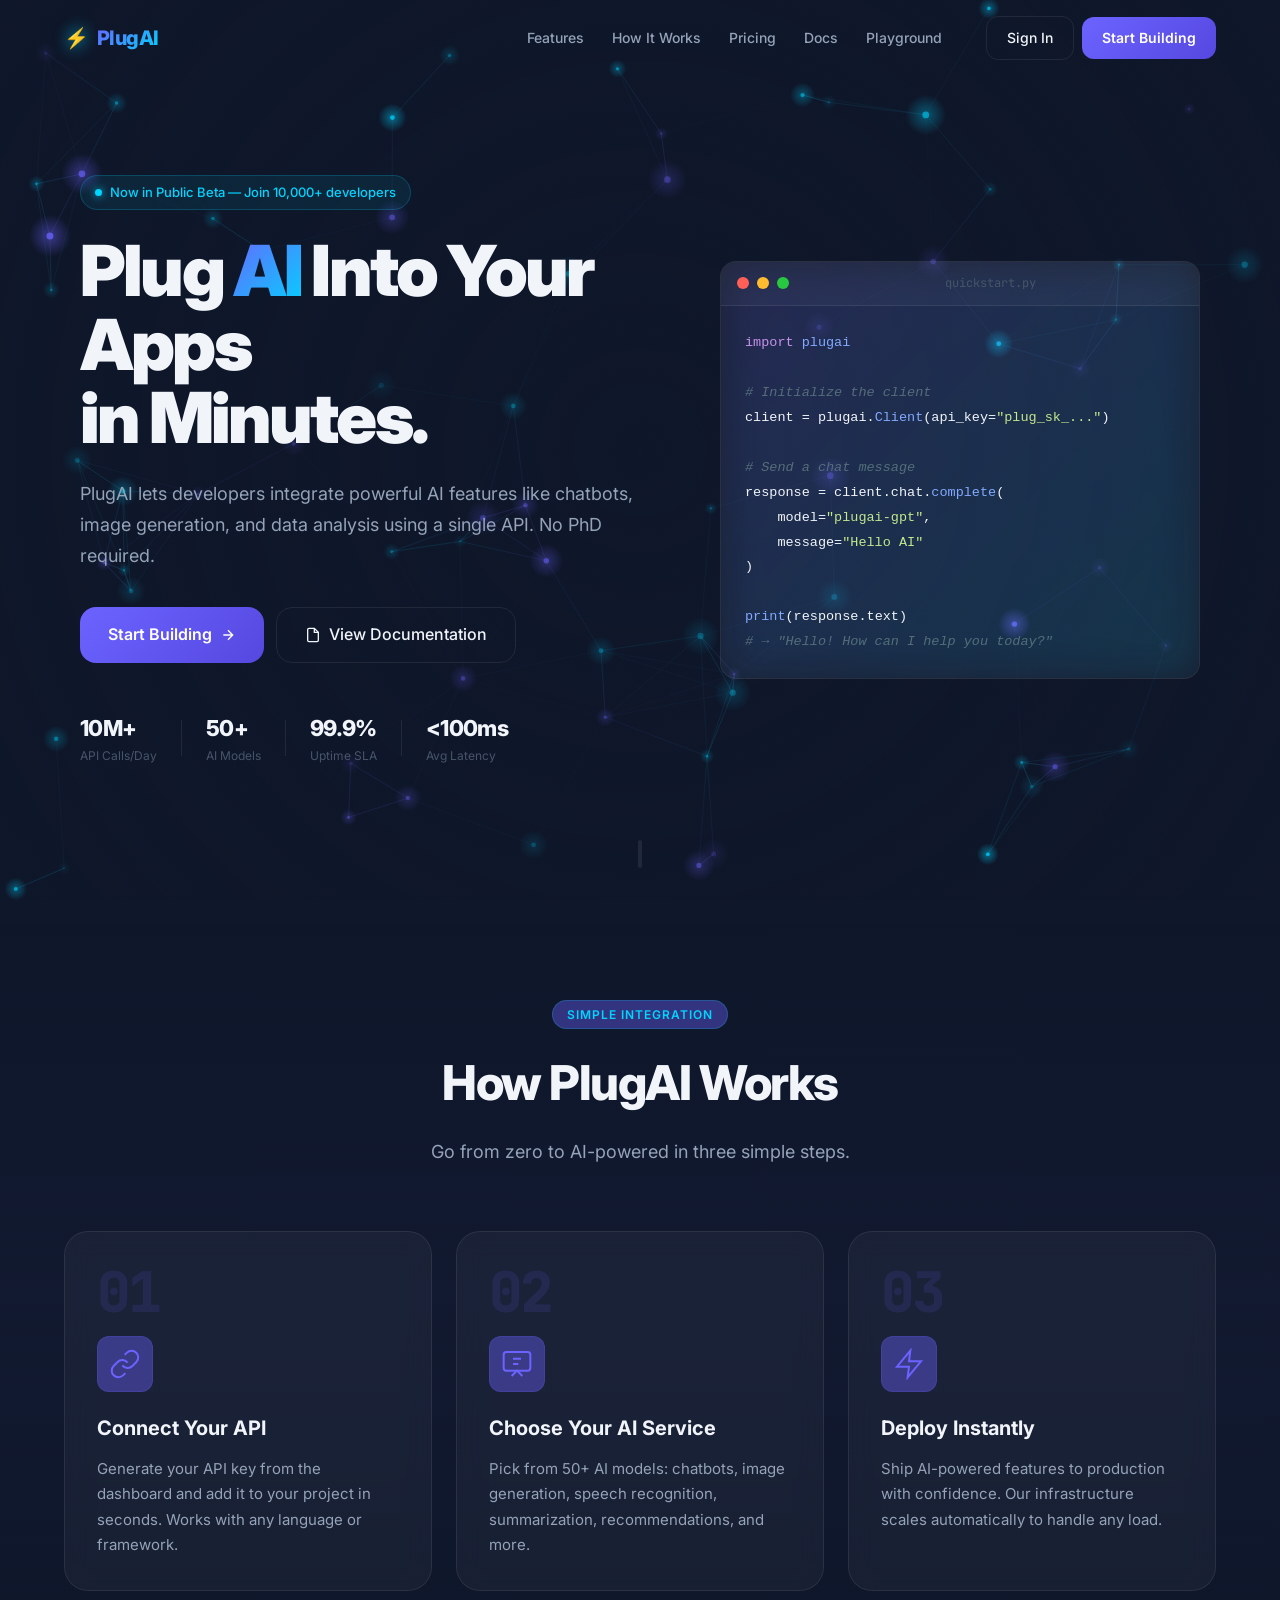
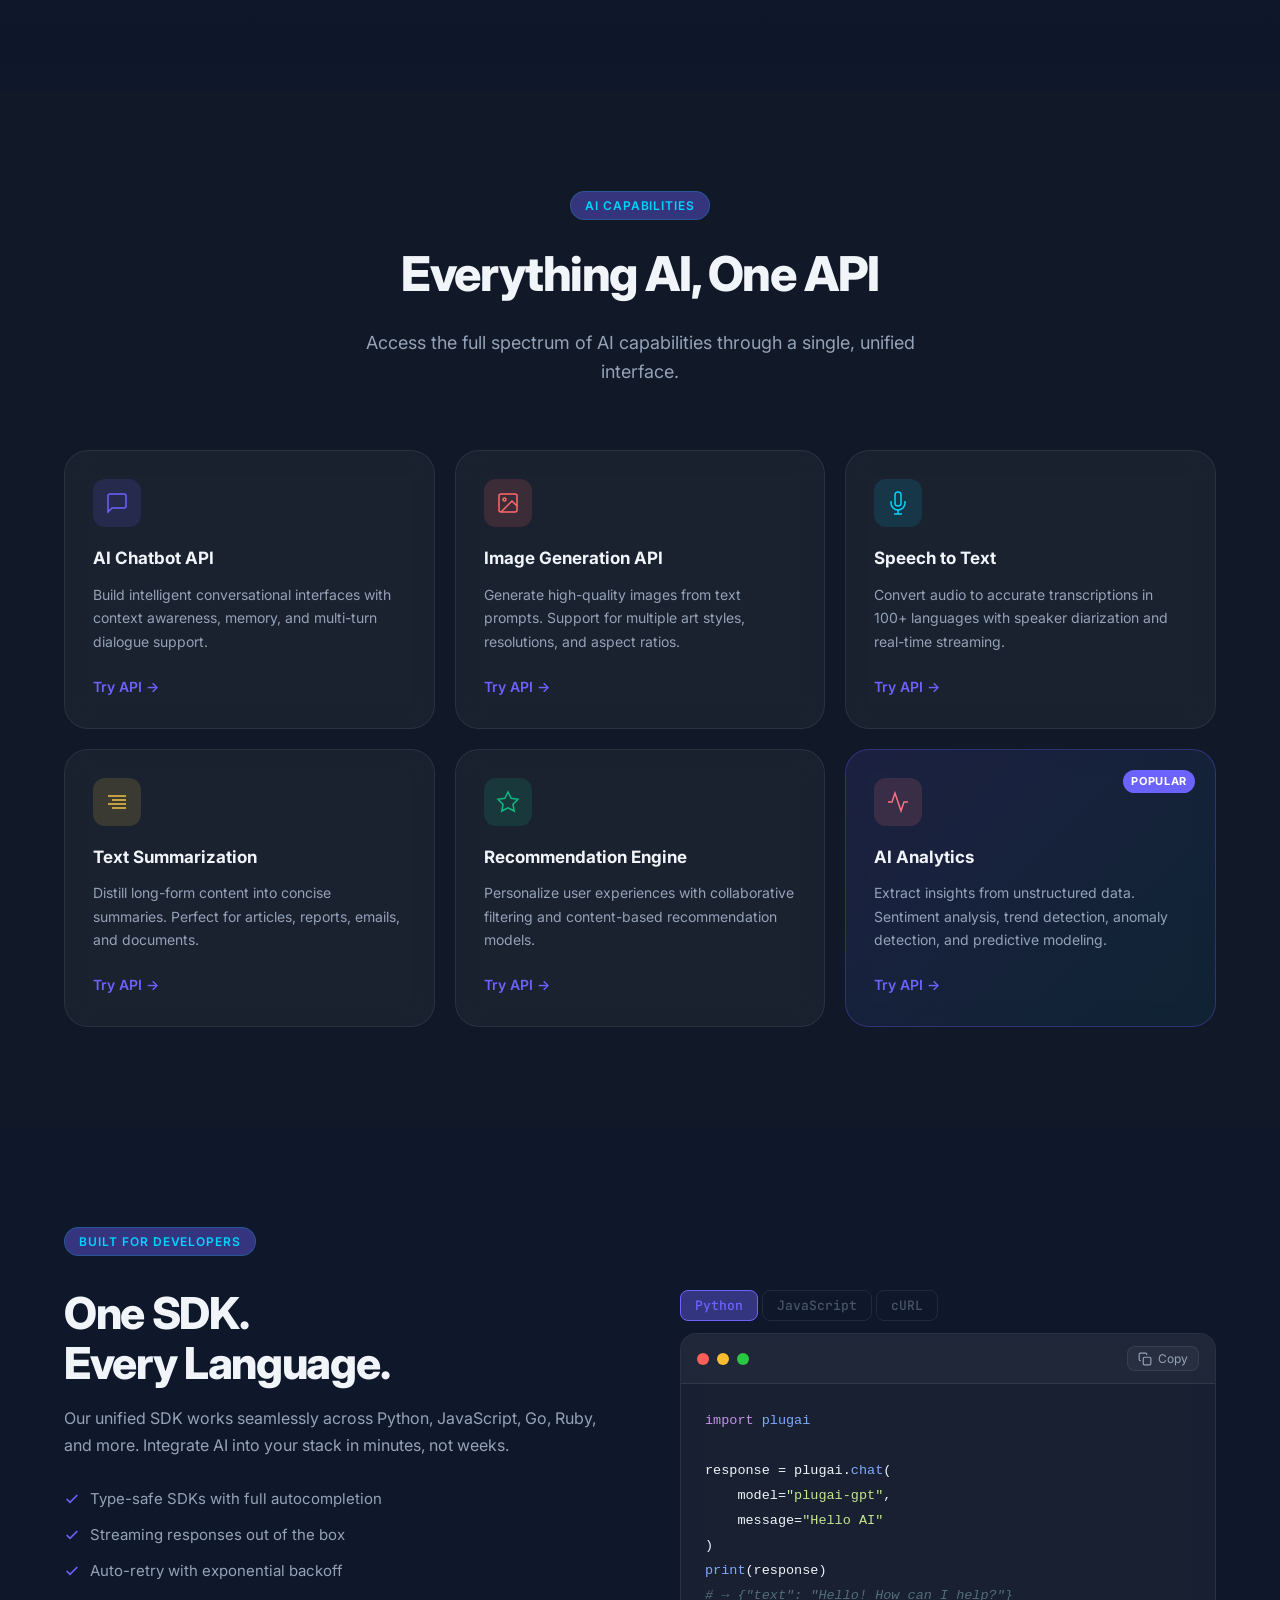
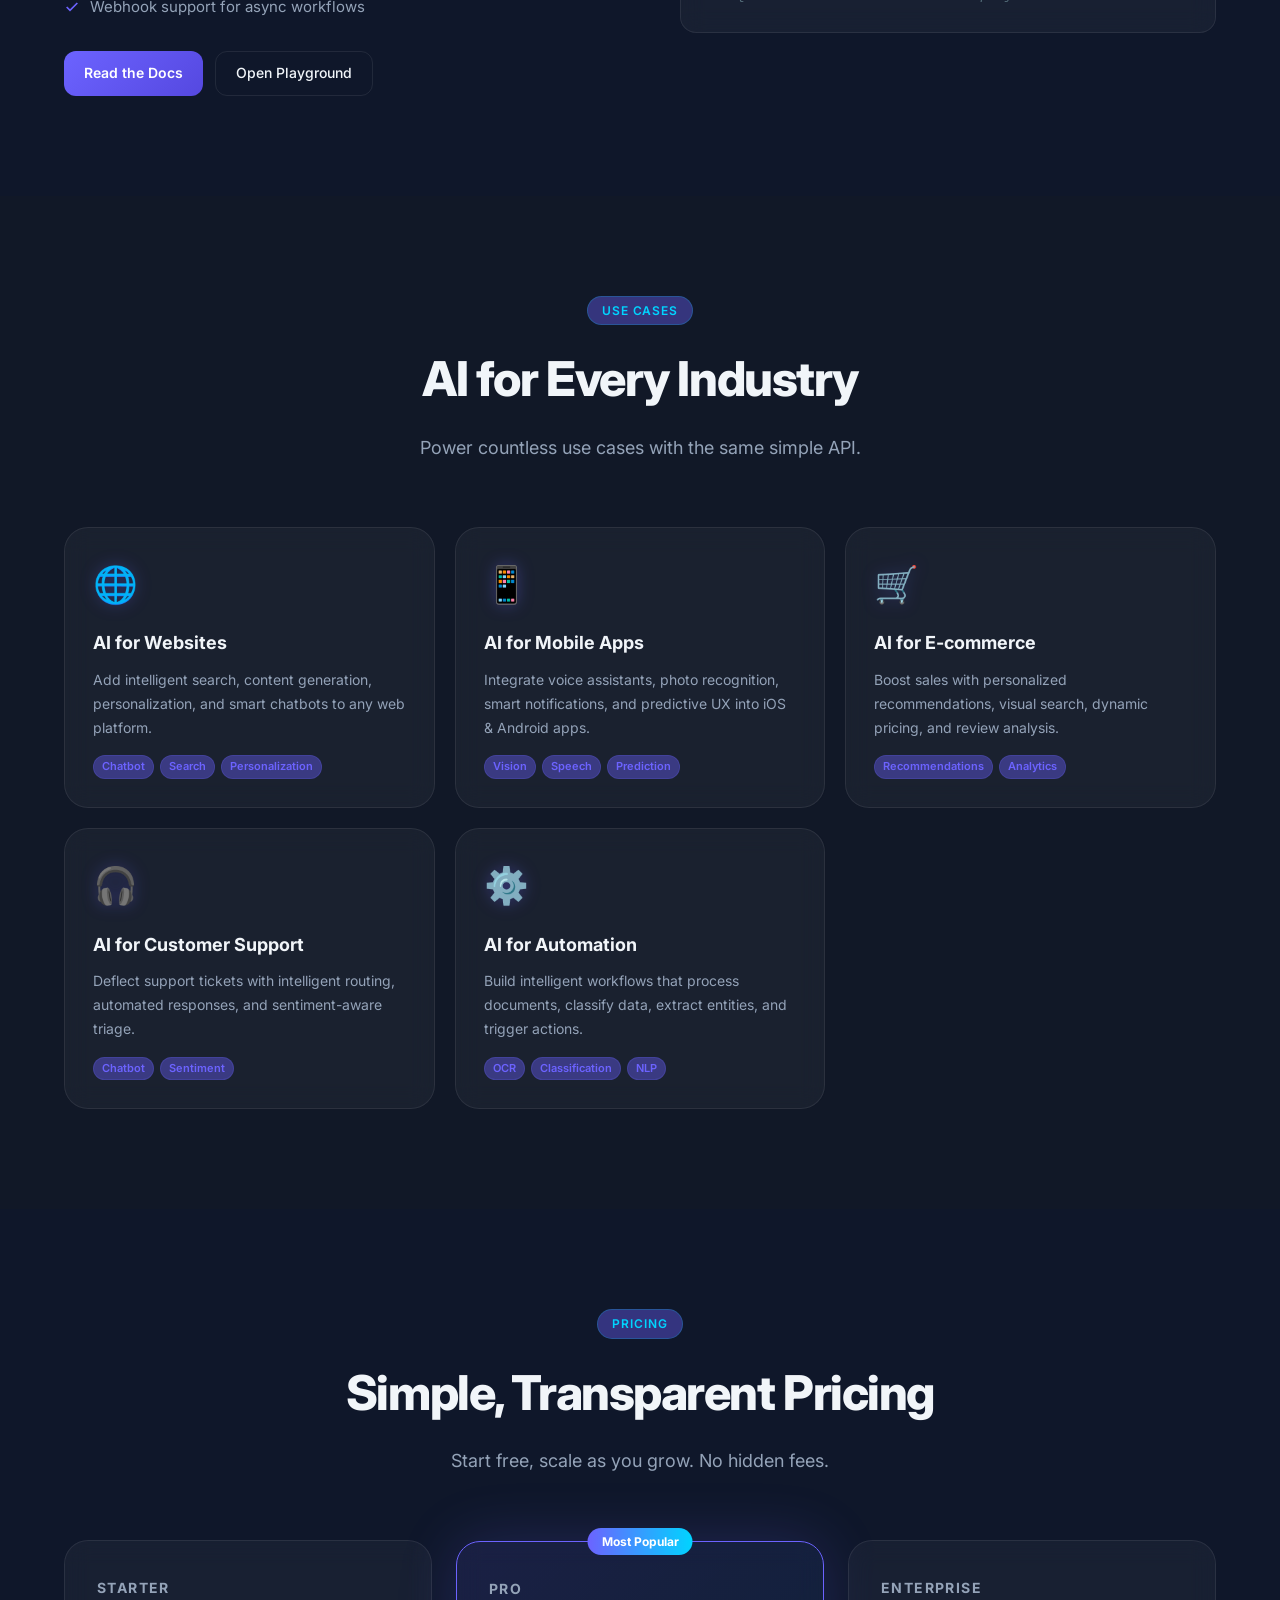
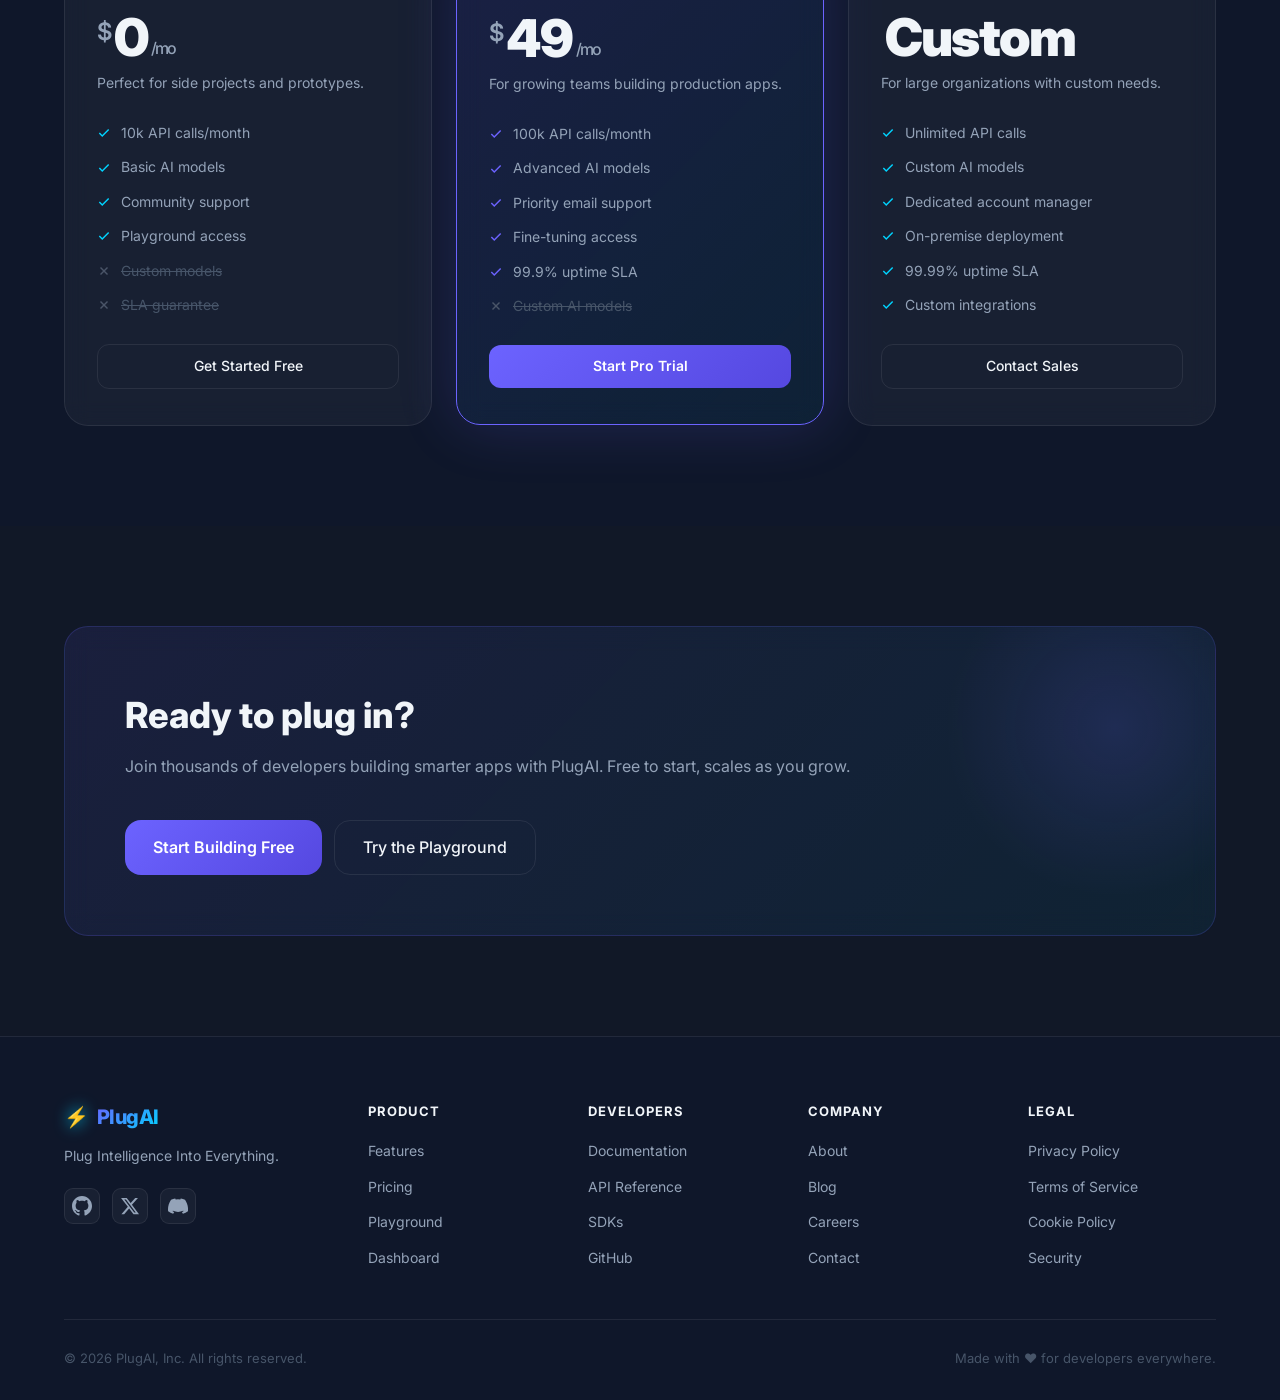
<file: index.html>
<!DOCTYPE html>
<html lang="en">
<head>
  <meta charset="UTF-8" />
  <meta name="viewport" content="width=device-width, initial-scale=1.0" />
  <title>PlugAI — Plug Intelligence Into Everything</title>
  <meta name="description" content="PlugAI lets developers integrate powerful AI features like chatbots, image generation, and data analysis using a single API." />
  <link rel="preconnect" href="https://fonts.googleapis.com" />
  <link href="https://fonts.googleapis.com/css2?family=Inter:wght@300;400;500;600;700;800;900&family=JetBrains+Mono:wght@400;500;600&display=swap" rel="stylesheet" />
  <link rel="stylesheet" href="css/style.css" />
  <link rel="stylesheet" href="css/landing.css" />
</head>
<body>
  <!-- NAVBAR -->
  <nav class="navbar" id="navbar">
    <div class="nav-container">
      <a href="index.html" class="nav-logo">
        <span class="logo-icon">⚡</span>
        <span class="logo-text">PlugAI</span>
      </a>
      <ul class="nav-links">
        <li><a href="#features">Features</a></li>
        <li><a href="#how-it-works">How It Works</a></li>
        <li><a href="#pricing">Pricing</a></li>
        <li><a href="docs.html">Docs</a></li>
        <li><a href="playground.html">Playground</a></li>
      </ul>
      <div class="nav-actions">
        <a href="login.html" class="btn-ghost">Sign In</a>
        <a href="login.html#signup" class="btn-primary">Start Building</a>
      </div>
      <button class="mobile-menu-btn" id="mobileMenuBtn" aria-label="Toggle menu">
        <span></span><span></span><span></span>
      </button>
    </div>
    <div class="mobile-menu" id="mobileMenu">
      <a href="#features">Features</a>
      <a href="#how-it-works">How It Works</a>
      <a href="#pricing">Pricing</a>
      <a href="docs.html">Docs</a>
      <a href="playground.html">Playground</a>
      <a href="login.html" class="btn-primary" style="text-align:center">Start Building</a>
    </div>
  </nav>

  <!-- HERO SECTION -->
  <section class="hero" id="home">
    <canvas id="heroCanvas"></canvas>
    <div class="hero-content">
      <div class="hero-badge">
        <span class="badge-dot"></span>
        Now in Public Beta — Join 10,000+ developers
      </div>
      <h1 class="hero-title">
        Plug <span class="gradient-text">AI</span> Into Your Apps<br/>in Minutes.
      </h1>
      <p class="hero-subtitle">
        PlugAI lets developers integrate powerful AI features like chatbots, image generation, and data analysis using a single API. No PhD required.
      </p>
      <div class="hero-actions">
        <a href="login.html#signup" class="btn-primary btn-large">
          <span>Start Building</span>
          <svg width="16" height="16" viewBox="0 0 24 24" fill="none" stroke="currentColor" stroke-width="2"><path d="M5 12h14M12 5l7 7-7 7"/></svg>
        </a>
        <a href="docs.html" class="btn-ghost btn-large">
          <svg width="16" height="16" viewBox="0 0 24 24" fill="none" stroke="currentColor" stroke-width="2"><path d="M14 2H6a2 2 0 0 0-2 2v16a2 2 0 0 0 2 2h12a2 2 0 0 0 2-2V8z"/><polyline points="14 2 14 8 20 8"/></svg>
          View Documentation
        </a>
      </div>
      <div class="hero-stats">
        <div class="stat-item"><span class="stat-num">10M+</span><span class="stat-label">API Calls/Day</span></div>
        <div class="stat-divider"></div>
        <div class="stat-item"><span class="stat-num">50+</span><span class="stat-label">AI Models</span></div>
        <div class="stat-divider"></div>
        <div class="stat-item"><span class="stat-num">99.9%</span><span class="stat-label">Uptime SLA</span></div>
        <div class="stat-divider"></div>
        <div class="stat-item"><span class="stat-num">&lt;100ms</span><span class="stat-label">Avg Latency</span></div>
      </div>
    </div>
    <div class="hero-visual">
      <div class="code-window glass">
        <div class="window-header">
          <span class="dot red"></span>
          <span class="dot yellow"></span>
          <span class="dot green"></span>
          <span class="window-title">quickstart.py</span>
        </div>
        <pre class="code-content"><code><span class="code-keyword">import</span> <span class="code-module">plugai</span>

<span class="code-comment"># Initialize the client</span>
client = plugai.<span class="code-fn">Client</span>(api_key=<span class="code-string">"plug_sk_..."</span>)

<span class="code-comment"># Send a chat message</span>
response = client.chat.<span class="code-fn">complete</span>(
    model=<span class="code-string">"plugai-gpt"</span>,
    message=<span class="code-string">"Hello AI"</span>
)

<span class="code-fn">print</span>(response.text)
<span class="code-comment"># → "Hello! How can I help you today?"</span></code></pre>
        <div class="code-glow"></div>
      </div>
    </div>
    <div class="hero-scroll-indicator">
      <div class="scroll-dot"></div>
    </div>
  </section>

  <!-- HOW IT WORKS -->
  <section class="how-it-works section" id="how-it-works">
    <div class="container">
      <div class="section-header">
        <span class="section-tag">Simple Integration</span>
        <h2>How PlugAI Works</h2>
        <p>Go from zero to AI-powered in three simple steps.</p>
      </div>
      <div class="steps-grid">
        <div class="step-card glass">
          <div class="step-number">01</div>
          <div class="step-icon">
            <svg width="32" height="32" viewBox="0 0 24 24" fill="none" stroke="currentColor" stroke-width="1.5"><path d="M10 13a5 5 0 0 0 7.54.54l3-3a5 5 0 0 0-7.07-7.07l-1.72 1.71"/><path d="M14 11a5 5 0 0 0-7.54-.54l-3 3a5 5 0 0 0 7.07 7.07l1.71-1.71"/></svg>
          </div>
          <h3>Connect Your API</h3>
          <p>Generate your API key from the dashboard and add it to your project in seconds. Works with any language or framework.</p>
          <div class="step-connector"></div>
        </div>
        <div class="step-card glass">
          <div class="step-number">02</div>
          <div class="step-icon">
            <svg width="32" height="32" viewBox="0 0 24 24" fill="none" stroke="currentColor" stroke-width="1.5"><rect x="2" y="3" width="20" height="14" rx="2"/><path d="m8 21 4-4 4 4"/><path d="M9 8h6M9 12h4"/></svg>
          </div>
          <h3>Choose Your AI Service</h3>
          <p>Pick from 50+ AI models: chatbots, image generation, speech recognition, summarization, recommendations, and more.</p>
          <div class="step-connector"></div>
        </div>
        <div class="step-card glass">
          <div class="step-number">03</div>
          <div class="step-icon">
            <svg width="32" height="32" viewBox="0 0 24 24" fill="none" stroke="currentColor" stroke-width="1.5"><path d="M13 2L3 14h9l-1 8 10-12h-9l1-8z"/></svg>
          </div>
          <h3>Deploy Instantly</h3>
          <p>Ship AI-powered features to production with confidence. Our infrastructure scales automatically to handle any load.</p>
        </div>
      </div>
    </div>
  </section>

  <!-- AI FEATURES SECTION -->
  <section class="features section" id="features">
    <div class="container">
      <div class="section-header">
        <span class="section-tag">AI Capabilities</span>
        <h2>Everything AI, One API</h2>
        <p>Access the full spectrum of AI capabilities through a single, unified interface.</p>
      </div>
      <div class="features-grid">
        <div class="feature-card glass">
          <div class="feature-icon chat-icon">
            <svg width="24" height="24" viewBox="0 0 24 24" fill="none" stroke="currentColor" stroke-width="1.5"><path d="M21 15a2 2 0 0 1-2 2H7l-4 4V5a2 2 0 0 1 2-2h14a2 2 0 0 1 2 2z"/></svg>
          </div>
          <h3>AI Chatbot API</h3>
          <p>Build intelligent conversational interfaces with context awareness, memory, and multi-turn dialogue support.</p>
          <a href="docs.html#chat" class="feature-btn">Try API <span>→</span></a>
        </div>
        <div class="feature-card glass">
          <div class="feature-icon image-icon">
            <svg width="24" height="24" viewBox="0 0 24 24" fill="none" stroke="currentColor" stroke-width="1.5"><rect x="3" y="3" width="18" height="18" rx="2"/><circle cx="8.5" cy="8.5" r="1.5"/><polyline points="21 15 16 10 5 21"/></svg>
          </div>
          <h3>Image Generation API</h3>
          <p>Generate high-quality images from text prompts. Support for multiple art styles, resolutions, and aspect ratios.</p>
          <a href="docs.html#image" class="feature-btn">Try API <span>→</span></a>
        </div>
        <div class="feature-card glass">
          <div class="feature-icon speech-icon">
            <svg width="24" height="24" viewBox="0 0 24 24" fill="none" stroke="currentColor" stroke-width="1.5"><path d="M12 1a3 3 0 0 0-3 3v8a3 3 0 0 0 6 0V4a3 3 0 0 0-3-3z"/><path d="M19 10v2a7 7 0 0 1-14 0v-2"/><line x1="12" y1="19" x2="12" y2="23"/><line x1="8" y1="23" x2="16" y2="23"/></svg>
          </div>
          <h3>Speech to Text</h3>
          <p>Convert audio to accurate transcriptions in 100+ languages with speaker diarization and real-time streaming.</p>
          <a href="docs.html#speech" class="feature-btn">Try API <span>→</span></a>
        </div>
        <div class="feature-card glass">
          <div class="feature-icon summary-icon">
            <svg width="24" height="24" viewBox="0 0 24 24" fill="none" stroke="currentColor" stroke-width="1.5"><line x1="21" y1="10" x2="7" y2="10"/><line x1="21" y1="6" x2="3" y2="6"/><line x1="21" y1="14" x2="3" y2="14"/><line x1="21" y1="18" x2="7" y2="18"/></svg>
          </div>
          <h3>Text Summarization</h3>
          <p>Distill long-form content into concise summaries. Perfect for articles, reports, emails, and documents.</p>
          <a href="docs.html#summary" class="feature-btn">Try API <span>→</span></a>
        </div>
        <div class="feature-card glass">
          <div class="feature-icon reco-icon">
            <svg width="24" height="24" viewBox="0 0 24 24" fill="none" stroke="currentColor" stroke-width="1.5"><polygon points="12 2 15.09 8.26 22 9.27 17 14.14 18.18 21.02 12 17.77 5.82 21.02 7 14.14 2 9.27 8.91 8.26 12 2"/></svg>
          </div>
          <h3>Recommendation Engine</h3>
          <p>Personalize user experiences with collaborative filtering and content-based recommendation models.</p>
          <a href="docs.html#reco" class="feature-btn">Try API <span>→</span></a>
        </div>
        <div class="feature-card glass featured">
          <div class="feature-tag">Popular</div>
          <div class="feature-icon analytics-icon">
            <svg width="24" height="24" viewBox="0 0 24 24" fill="none" stroke="currentColor" stroke-width="1.5"><polyline points="22 12 18 12 15 21 9 3 6 12 2 12"/></svg>
          </div>
          <h3>AI Analytics</h3>
          <p>Extract insights from unstructured data. Sentiment analysis, trend detection, anomaly detection, and predictive modeling.</p>
          <a href="docs.html#analytics" class="feature-btn">Try API <span>→</span></a>
        </div>
      </div>
    </div>
  </section>

  <!-- DEVELOPER SECTION -->
  <section class="developer-section section" id="developer">
    <div class="container">
      <div class="developer-inner">
        <div class="developer-content">
          <span class="section-tag">Built for Developers</span>
          <h2>One SDK.<br/>Every Language.</h2>
          <p>Our unified SDK works seamlessly across Python, JavaScript, Go, Ruby, and more. Integrate AI into your stack in minutes, not weeks.</p>
          <ul class="dev-features">
            <li><svg width="16" height="16" viewBox="0 0 24 24" fill="none" stroke="#6C63FF" stroke-width="2.5"><polyline points="20 6 9 17 4 12"/></svg> Type-safe SDKs with full autocompletion</li>
            <li><svg width="16" height="16" viewBox="0 0 24 24" fill="none" stroke="#6C63FF" stroke-width="2.5"><polyline points="20 6 9 17 4 12"/></svg> Streaming responses out of the box</li>
            <li><svg width="16" height="16" viewBox="0 0 24 24" fill="none" stroke="#6C63FF" stroke-width="2.5"><polyline points="20 6 9 17 4 12"/></svg> Auto-retry with exponential backoff</li>
            <li><svg width="16" height="16" viewBox="0 0 24 24" fill="none" stroke="#6C63FF" stroke-width="2.5"><polyline points="20 6 9 17 4 12"/></svg> Webhook support for async workflows</li>
          </ul>
          <div class="dev-actions">
            <a href="docs.html" class="btn-primary">Read the Docs</a>
            <a href="playground.html" class="btn-ghost">Open Playground</a>
          </div>
        </div>
        <div class="developer-code">
          <div class="code-tabs">
            <button class="code-tab active" data-lang="python">Python</button>
            <button class="code-tab" data-lang="js">JavaScript</button>
            <button class="code-tab" data-lang="curl">cURL</button>
          </div>
          <div class="code-window glass">
            <div class="window-header">
              <span class="dot red"></span>
              <span class="dot yellow"></span>
              <span class="dot green"></span>
              <button class="copy-btn" id="copyBtn" onclick="copyCode()">
                <svg width="14" height="14" viewBox="0 0 24 24" fill="none" stroke="currentColor" stroke-width="2"><rect x="9" y="9" width="13" height="13" rx="2"/><path d="M5 15H4a2 2 0 0 1-2-2V4a2 2 0 0 1 2-2h9a2 2 0 0 1 2 2v1"/></svg>
                Copy
              </button>
            </div>
            <pre class="code-content" id="codeSnippet"><code id="codeBody"><span class="code-keyword">import</span> <span class="code-module">plugai</span>

response = plugai.<span class="code-fn">chat</span>(
    model=<span class="code-string">"plugai-gpt"</span>,
    message=<span class="code-string">"Hello AI"</span>
)
<span class="code-fn">print</span>(response)
<span class="code-comment"># → {"text": "Hello! How can I help?"}</span></code></pre>
          </div>
        </div>
      </div>
    </div>
  </section>

  <!-- USE CASES -->
  <section class="use-cases section" id="use-cases">
    <div class="container">
      <div class="section-header">
        <span class="section-tag">Use Cases</span>
        <h2>AI for Every Industry</h2>
        <p>Power countless use cases with the same simple API.</p>
      </div>
      <div class="use-cases-grid">
        <div class="use-case-card glass">
          <div class="uc-icon">🌐</div>
          <h3>AI for Websites</h3>
          <p>Add intelligent search, content generation, personalization, and smart chatbots to any web platform.</p>
          <div class="uc-tags"><span>Chatbot</span><span>Search</span><span>Personalization</span></div>
        </div>
        <div class="use-case-card glass">
          <div class="uc-icon">📱</div>
          <h3>AI for Mobile Apps</h3>
          <p>Integrate voice assistants, photo recognition, smart notifications, and predictive UX into iOS & Android apps.</p>
          <div class="uc-tags"><span>Vision</span><span>Speech</span><span>Prediction</span></div>
        </div>
        <div class="use-case-card glass">
          <div class="uc-icon">🛒</div>
          <h3>AI for E-commerce</h3>
          <p>Boost sales with personalized recommendations, visual search, dynamic pricing, and review analysis.</p>
          <div class="uc-tags"><span>Recommendations</span><span>Analytics</span></div>
        </div>
        <div class="use-case-card glass">
          <div class="uc-icon">🎧</div>
          <h3>AI for Customer Support</h3>
          <p>Deflect support tickets with intelligent routing, automated responses, and sentiment-aware triage.</p>
          <div class="uc-tags"><span>Chatbot</span><span>Sentiment</span></div>
        </div>
        <div class="use-case-card glass">
          <div class="uc-icon">⚙️</div>
          <h3>AI for Automation</h3>
          <p>Build intelligent workflows that process documents, classify data, extract entities, and trigger actions.</p>
          <div class="uc-tags"><span>OCR</span><span>Classification</span><span>NLP</span></div>
        </div>
      </div>
    </div>
  </section>

  <!-- PRICING -->
  <section class="pricing section" id="pricing">
    <div class="container">
      <div class="section-header">
        <span class="section-tag">Pricing</span>
        <h2>Simple, Transparent Pricing</h2>
        <p>Start free, scale as you grow. No hidden fees.</p>
      </div>
      <div class="pricing-grid">
        <div class="pricing-card glass">
          <div class="plan-name">Starter</div>
          <div class="plan-price"><span class="price-currency">$</span>0<span class="price-period">/mo</span></div>
          <p class="plan-desc">Perfect for side projects and prototypes.</p>
          <ul class="plan-features">
            <li><svg width="14" height="14" viewBox="0 0 24 24" fill="none" stroke="#00D4FF" stroke-width="2.5"><polyline points="20 6 9 17 4 12"/></svg> 10k API calls/month</li>
            <li><svg width="14" height="14" viewBox="0 0 24 24" fill="none" stroke="#00D4FF" stroke-width="2.5"><polyline points="20 6 9 17 4 12"/></svg> Basic AI models</li>
            <li><svg width="14" height="14" viewBox="0 0 24 24" fill="none" stroke="#00D4FF" stroke-width="2.5"><polyline points="20 6 9 17 4 12"/></svg> Community support</li>
            <li><svg width="14" height="14" viewBox="0 0 24 24" fill="none" stroke="#00D4FF" stroke-width="2.5"><polyline points="20 6 9 17 4 12"/></svg> Playground access</li>
            <li class="disabled"><svg width="14" height="14" viewBox="0 0 24 24" fill="none" stroke="#4a5568" stroke-width="2.5"><line x1="18" y1="6" x2="6" y2="18"/><line x1="6" y1="6" x2="18" y2="18"/></svg> Custom models</li>
            <li class="disabled"><svg width="14" height="14" viewBox="0 0 24 24" fill="none" stroke="#4a5568" stroke-width="2.5"><line x1="18" y1="6" x2="6" y2="18"/><line x1="6" y1="6" x2="18" y2="18"/></svg> SLA guarantee</li>
          </ul>
          <a href="login.html#signup" class="btn-ghost btn-full">Get Started Free</a>
        </div>
        <div class="pricing-card glass featured-plan">
          <div class="plan-badge">Most Popular</div>
          <div class="plan-name">Pro</div>
          <div class="plan-price"><span class="price-currency">$</span>49<span class="price-period">/mo</span></div>
          <p class="plan-desc">For growing teams building production apps.</p>
          <ul class="plan-features">
            <li><svg width="14" height="14" viewBox="0 0 24 24" fill="none" stroke="#6C63FF" stroke-width="2.5"><polyline points="20 6 9 17 4 12"/></svg> 100k API calls/month</li>
            <li><svg width="14" height="14" viewBox="0 0 24 24" fill="none" stroke="#6C63FF" stroke-width="2.5"><polyline points="20 6 9 17 4 12"/></svg> Advanced AI models</li>
            <li><svg width="14" height="14" viewBox="0 0 24 24" fill="none" stroke="#6C63FF" stroke-width="2.5"><polyline points="20 6 9 17 4 12"/></svg> Priority email support</li>
            <li><svg width="14" height="14" viewBox="0 0 24 24" fill="none" stroke="#6C63FF" stroke-width="2.5"><polyline points="20 6 9 17 4 12"/></svg> Fine-tuning access</li>
            <li><svg width="14" height="14" viewBox="0 0 24 24" fill="none" stroke="#6C63FF" stroke-width="2.5"><polyline points="20 6 9 17 4 12"/></svg> 99.9% uptime SLA</li>
            <li class="disabled"><svg width="14" height="14" viewBox="0 0 24 24" fill="none" stroke="#4a5568" stroke-width="2.5"><line x1="18" y1="6" x2="6" y2="18"/><line x1="6" y1="6" x2="18" y2="18"/></svg> Custom AI models</li>
          </ul>
          <a href="login.html#signup" class="btn-primary btn-full">Start Pro Trial</a>
        </div>
        <div class="pricing-card glass">
          <div class="plan-name">Enterprise</div>
          <div class="plan-price"><span class="price-currency"></span>Custom<span class="price-period"></span></div>
          <p class="plan-desc">For large organizations with custom needs.</p>
          <ul class="plan-features">
            <li><svg width="14" height="14" viewBox="0 0 24 24" fill="none" stroke="#00D4FF" stroke-width="2.5"><polyline points="20 6 9 17 4 12"/></svg> Unlimited API calls</li>
            <li><svg width="14" height="14" viewBox="0 0 24 24" fill="none" stroke="#00D4FF" stroke-width="2.5"><polyline points="20 6 9 17 4 12"/></svg> Custom AI models</li>
            <li><svg width="14" height="14" viewBox="0 0 24 24" fill="none" stroke="#00D4FF" stroke-width="2.5"><polyline points="20 6 9 17 4 12"/></svg> Dedicated account manager</li>
            <li><svg width="14" height="14" viewBox="0 0 24 24" fill="none" stroke="#00D4FF" stroke-width="2.5"><polyline points="20 6 9 17 4 12"/></svg> On-premise deployment</li>
            <li><svg width="14" height="14" viewBox="0 0 24 24" fill="none" stroke="#00D4FF" stroke-width="2.5"><polyline points="20 6 9 17 4 12"/></svg> 99.99% uptime SLA</li>
            <li><svg width="14" height="14" viewBox="0 0 24 24" fill="none" stroke="#00D4FF" stroke-width="2.5"><polyline points="20 6 9 17 4 12"/></svg> Custom integrations</li>
          </ul>
          <a href="mailto:enterprise@plugai.dev" class="btn-ghost btn-full">Contact Sales</a>
        </div>
      </div>
    </div>
  </section>

  <!-- CTA BANNER -->
  <section class="cta-section section">
    <div class="container">
      <div class="cta-inner glass">
        <div class="cta-content">
          <h2>Ready to plug in?</h2>
          <p>Join thousands of developers building smarter apps with PlugAI. Free to start, scales as you grow.</p>
        </div>
        <div class="cta-actions">
          <a href="login.html#signup" class="btn-primary btn-large">Start Building Free</a>
          <a href="playground.html" class="btn-ghost btn-large">Try the Playground</a>
        </div>
      </div>
    </div>
  </section>

  <!-- FOOTER -->
  <footer class="footer">
    <div class="container">
      <div class="footer-top">
        <div class="footer-brand">
          <a href="index.html" class="nav-logo">
            <span class="logo-icon">⚡</span>
            <span class="logo-text">PlugAI</span>
          </a>
          <p>Plug Intelligence Into Everything.</p>
          <div class="social-links">
            <a href="#" aria-label="GitHub">
              <svg width="20" height="20" viewBox="0 0 24 24" fill="currentColor"><path d="M12 0c-6.626 0-12 5.373-12 12 0 5.302 3.438 9.8 8.207 11.387.599.111.793-.261.793-.577v-2.234c-3.338.726-4.033-1.416-4.033-1.416-.546-1.387-1.333-1.756-1.333-1.756-1.089-.745.083-.729.083-.729 1.205.084 1.839 1.237 1.839 1.237 1.07 1.834 2.807 1.304 3.492.997.107-.775.418-1.305.762-1.604-2.665-.305-5.467-1.334-5.467-5.931 0-1.311.469-2.381 1.236-3.221-.124-.303-.535-1.524.117-3.176 0 0 1.008-.322 3.301 1.23.957-.266 1.983-.399 3.003-.404 1.02.005 2.047.138 3.006.404 2.291-1.552 3.297-1.23 3.297-1.23.653 1.653.242 2.874.118 3.176.77.84 1.235 1.911 1.235 3.221 0 4.609-2.807 5.624-5.479 5.921.43.372.823 1.102.823 2.222v3.293c0 .319.192.694.801.576 4.765-1.589 8.199-6.086 8.199-11.386 0-6.627-5.373-12-12-12z"/></svg>
            </a>
            <a href="#" aria-label="Twitter">
              <svg width="20" height="20" viewBox="0 0 24 24" fill="currentColor"><path d="M18.244 2.25h3.308l-7.227 8.26 8.502 11.24H16.17l-5.214-6.817L4.99 21.75H1.68l7.73-8.835L1.254 2.25H8.08l4.713 6.231zm-1.161 17.52h1.833L7.084 4.126H5.117z"/></svg>
            </a>
            <a href="#" aria-label="Discord">
              <svg width="20" height="20" viewBox="0 0 24 24" fill="currentColor"><path d="M20.317 4.37a19.791 19.791 0 0 0-4.885-1.515.074.074 0 0 0-.079.037c-.21.375-.444.864-.608 1.25a18.27 18.27 0 0 0-5.487 0 12.64 12.64 0 0 0-.617-1.25.077.077 0 0 0-.079-.037A19.736 19.736 0 0 0 3.677 4.37a.07.07 0 0 0-.032.027C.533 9.046-.32 13.58.099 18.057.1 18.128.14 18.197.196 18.24a19.9 19.9 0 0 0 5.993 3.03.078.078 0 0 0 .084-.028c.462-.63.874-1.295 1.226-1.994a.076.076 0 0 0-.041-.106 13.107 13.107 0 0 1-1.872-.892.077.077 0 0 1-.008-.128 10.2 10.2 0 0 0 .372-.292.074.074 0 0 1 .077-.01c3.928 1.793 8.18 1.793 12.062 0a.074.074 0 0 1 .078.01c.12.098.246.198.373.292a.077.077 0 0 1-.006.127 12.299 12.299 0 0 1-1.873.892.077.077 0 0 0-.041.107c.36.698.772 1.362 1.225 1.993a.076.076 0 0 0 .084.028 19.839 19.839 0 0 0 6.002-3.03.077.077 0 0 0 .032-.054c.5-5.177-.838-9.674-3.549-13.66a.061.061 0 0 0-.031-.03z"/></svg>
            </a>
          </div>
        </div>
        <div class="footer-links">
          <div class="footer-col">
            <h4>Product</h4>
            <ul>
              <li><a href="#features">Features</a></li>
              <li><a href="#pricing">Pricing</a></li>
              <li><a href="playground.html">Playground</a></li>
              <li><a href="dashboard.html">Dashboard</a></li>
            </ul>
          </div>
          <div class="footer-col">
            <h4>Developers</h4>
            <ul>
              <li><a href="docs.html">Documentation</a></li>
              <li><a href="docs.html#api">API Reference</a></li>
              <li><a href="docs.html#sdks">SDKs</a></li>
              <li><a href="#">GitHub</a></li>
            </ul>
          </div>
          <div class="footer-col">
            <h4>Company</h4>
            <ul>
              <li><a href="#">About</a></li>
              <li><a href="#">Blog</a></li>
              <li><a href="#">Careers</a></li>
              <li><a href="#">Contact</a></li>
            </ul>
          </div>
          <div class="footer-col">
            <h4>Legal</h4>
            <ul>
              <li><a href="#">Privacy Policy</a></li>
              <li><a href="#">Terms of Service</a></li>
              <li><a href="#">Cookie Policy</a></li>
              <li><a href="#">Security</a></li>
            </ul>
          </div>
        </div>
      </div>
      <div class="footer-bottom">
        <p>© 2026 PlugAI, Inc. All rights reserved.</p>
        <p>Made with ♥ for developers everywhere.</p>
      </div>
    </div>
  </footer>

  <script src="js/canvas.js"></script>
  <script src="js/main.js"></script>
</body>
</html>
</file>
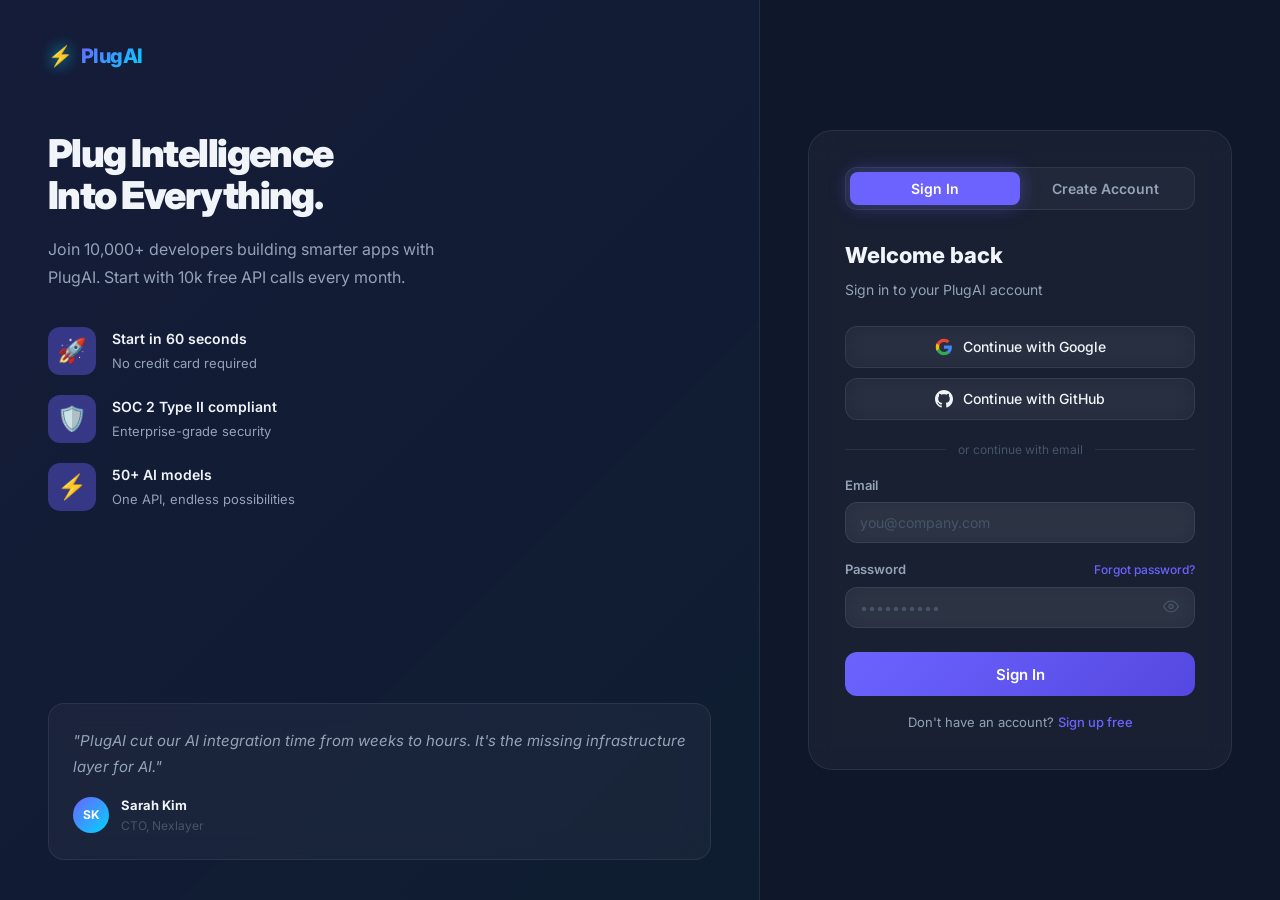
<file: dashboard.html>
<!DOCTYPE html>
<html lang="en">

<head>
    <meta charset="UTF-8" />
    <meta name="viewport" content="width=device-width, initial-scale=1.0" />
    <title>Dashboard — PlugAI</title>
    <link rel="preconnect" href="https://fonts.googleapis.com" />
    <link
        href="https://fonts.googleapis.com/css2?family=Inter:wght@300;400;500;600;700;800;900&family=JetBrains+Mono:wght@400;500;600&display=swap"
        rel="stylesheet" />
    <link rel="stylesheet" href="css/style.css" />
    <link rel="stylesheet" href="css/dashboard.css" />
</head>

<body class="dashboard-body">
    <div class="dashboard-layout">

        <!-- SIDEBAR -->
        <aside class="sidebar" id="sidebar">
            <div class="sidebar-header">
                <a href="index.html" class="nav-logo">
                    <span class="logo-icon">⚡</span>
                    <span class="logo-text">PlugAI</span>
                </a>
                <button class="sidebar-toggle" id="sidebarToggle" aria-label="Collapse sidebar">
                    <svg width="16" height="16" viewBox="0 0 24 24" fill="none" stroke="currentColor" stroke-width="2">
                        <path d="M15 18l-6-6 6-6" />
                    </svg>
                </button>
            </div>

            <nav class="sidebar-nav">
                <div class="nav-section">
                    <span class="nav-section-label">Main</span>
                    <a href="#overview" class="sidebar-item active" data-tab="overview">
                        <svg width="18" height="18" viewBox="0 0 24 24" fill="none" stroke="currentColor"
                            stroke-width="1.8">
                            <rect x="3" y="3" width="7" height="7" rx="1" />
                            <rect x="14" y="3" width="7" height="7" rx="1" />
                            <rect x="3" y="14" width="7" height="7" rx="1" />
                            <rect x="14" y="14" width="7" height="7" rx="1" />
                        </svg>
                        <span>Overview</span>
                    </a>
                    <a href="#apikeys" class="sidebar-item" data-tab="apikeys">
                        <svg width="18" height="18" viewBox="0 0 24 24" fill="none" stroke="currentColor"
                            stroke-width="1.8">
                            <path
                                d="M21 2l-2 2m-7.61 7.61a5.5 5.5 0 1 1-7.778 7.778 5.5 5.5 0 0 1 7.777-7.777zm0 0L15.5 7.5m0 0l3 3L22 7l-3-3m-3.5 3.5L19 4" />
                        </svg>
                        <span>API Keys</span>
                    </a>
                    <a href="#usage" class="sidebar-item" data-tab="usage">
                        <svg width="18" height="18" viewBox="0 0 24 24" fill="none" stroke="currentColor"
                            stroke-width="1.8">
                            <polyline points="22 12 18 12 15 21 9 3 6 12 2 12" />
                        </svg>
                        <span>Usage</span>
                    </a>
                    <a href="#models" class="sidebar-item" data-tab="models">
                        <svg width="18" height="18" viewBox="0 0 24 24" fill="none" stroke="currentColor"
                            stroke-width="1.8">
                            <circle cx="12" cy="12" r="3" />
                            <path
                                d="M12 1v4M12 19v4M4.22 4.22l2.83 2.83M16.95 16.95l2.83 2.83M1 12h4M19 12h4M4.22 19.78l2.83-2.83M16.95 7.05l2.83-2.83" />
                        </svg>
                        <span>Models</span>
                    </a>
                </div>
                <div class="nav-section">
                    <span class="nav-section-label">Account</span>
                    <a href="#billing" class="sidebar-item" data-tab="billing">
                        <svg width="18" height="18" viewBox="0 0 24 24" fill="none" stroke="currentColor"
                            stroke-width="1.8">
                            <rect x="1" y="4" width="22" height="16" rx="2" />
                            <line x1="1" y1="10" x2="23" y2="10" />
                        </svg>
                        <span>Billing</span>
                    </a>
                    <a href="docs.html" class="sidebar-item">
                        <svg width="18" height="18" viewBox="0 0 24 24" fill="none" stroke="currentColor"
                            stroke-width="1.8">
                            <path d="M14 2H6a2 2 0 0 0-2 2v16a2 2 0 0 0 2 2h12a2 2 0 0 0 2-2V8z" />
                            <polyline points="14 2 14 8 20 8" />
                        </svg>
                        <span>Documentation</span>
                    </a>
                    <a href="playground.html" class="sidebar-item">
                        <svg width="18" height="18" viewBox="0 0 24 24" fill="none" stroke="currentColor"
                            stroke-width="1.8">
                            <polygon points="5 3 19 12 5 21 5 3" />
                        </svg>
                        <span>Playground</span>
                    </a>
                </div>
            </nav>

            <div class="sidebar-footer">
                <div class="user-card glass">
                    <div class="user-avatar" id="userAvatar">JD</div>
                    <div class="user-info">
                        <div class="user-name" id="userName">John Dev</div>
                        <div class="user-plan" id="userPlan">Pro Plan</div>
                    </div>
                    <button class="user-menu-btn" id="userMenuBtn" aria-label="User menu" aria-expanded="false">
                        <svg width="14" height="14" viewBox="0 0 24 24" fill="none" stroke="currentColor"
                            stroke-width="2">
                            <circle cx="12" cy="12" r="1" />
                            <circle cx="12" cy="5" r="1" />
                            <circle cx="12" cy="19" r="1" />
                        </svg>
                    </button>
                </div>
                <div class="user-menu glass" id="userMenu" style="display:none;margin-top:10px;padding:10px;border-radius:12px;">
                    <button class="btn-ghost" id="logoutBtn" style="width:100%;justify-content:center;font-size:13px;">Log out</button>
                </div>
            </div>
        </aside>

        <!-- MAIN CONTENT -->
        <main class="dashboard-main">
            <!-- TOP BAR -->
            <header class="topbar">
                <div class="topbar-left">
                    <button class="mobile-sidebar-btn" id="mobileSidebarBtn" aria-label="Toggle sidebar">
                        <svg width="20" height="20" viewBox="0 0 24 24" fill="none" stroke="currentColor"
                            stroke-width="2">
                            <line x1="3" y1="12" x2="21" y2="12" />
                            <line x1="3" y1="6" x2="21" y2="6" />
                            <line x1="3" y1="18" x2="21" y2="18" />
                        </svg>
                    </button>
                    <div class="breadcrumb">
                        <span>Dashboard</span>
                        <span class="breadcrumb-sep">/</span>
                        <span class="breadcrumb-active" id="breadcrumbActive">Overview</span>
                    </div>
                </div>
                <div class="topbar-right">
                    <div class="search-bar glass">
                        <svg width="15" height="15" viewBox="0 0 24 24" fill="none" stroke="currentColor"
                            stroke-width="2">
                            <circle cx="11" cy="11" r="8" />
                            <path d="m21 21-4.35-4.35" />
                        </svg>
                        <input type="text" placeholder="Search..." />
                    </div>
                    <button class="icon-btn" aria-label="Notifications">
                        <svg width="18" height="18" viewBox="0 0 24 24" fill="none" stroke="currentColor"
                            stroke-width="1.8">
                            <path d="M18 8A6 6 0 0 0 6 8c0 7-3 9-3 9h18s-3-2-3-9" />
                            <path d="M13.73 21a2 2 0 0 1-3.46 0" />
                        </svg>
                        <span class="notif-badge">3</span>
                    </button>
                    <a href="index.html" class="btn-ghost" style="font-size:13px">← Back to Site</a>
                </div>
            </header>

            <!-- TAB: OVERVIEW -->
            <div class="tab-content active" id="tab-overview">
                <!-- STATS ROW -->
                <div class="stats-row">
                    <div class="stat-card glass">
                        <div class="stat-card-header">
                            <span class="stat-card-title">API Requests</span>
                            <div class="stat-card-icon blue">
                                <svg width="18" height="18" viewBox="0 0 24 24" fill="none" stroke="currentColor"
                                    stroke-width="1.8">
                                    <path
                                        d="M21 10V8a2 2 0 0 0-1-1.73l-7-4a2 2 0 0 0-2 0l-7 4A2 2 0 0 0 3 8v8a2 2 0 0 0 1 1.73l7 4a2 2 0 0 0 2 0l2-1.14" />
                                    <path d="m7.5 4.27 9 5.15" />
                                    <polyline points="3.29 7 12 12 20.71 7" />
                                    <line x1="12" y1="22" x2="12" y2="12" />
                                    <circle cx="18.5" cy="15.5" r="2.5" />
                                    <path d="M20.27 17.27 22 19" />
                                </svg>
                            </div>
                        </div>
                        <div class="stat-card-value">48,293</div>
                        <div class="stat-card-change positive">
                            <svg width="12" height="12" viewBox="0 0 24 24" fill="none" stroke="currentColor"
                                stroke-width="2.5">
                                <polyline points="18 15 12 9 6 15" />
                            </svg>
                            +12.5% from last month
                        </div>
                    </div>
                    <div class="stat-card glass">
                        <div class="stat-card-header">
                            <span class="stat-card-title">Error Rate</span>
                            <div class="stat-card-icon red">
                                <svg width="18" height="18" viewBox="0 0 24 24" fill="none" stroke="currentColor"
                                    stroke-width="1.8">
                                    <circle cx="12" cy="12" r="10" />
                                    <line x1="12" y1="8" x2="12" y2="12" />
                                    <line x1="12" y1="16" x2="12.01" y2="16" />
                                </svg>
                            </div>
                        </div>
                        <div class="stat-card-value">0.12%</div>
                        <div class="stat-card-change positive">
                            <svg width="12" height="12" viewBox="0 0 24 24" fill="none" stroke="currentColor"
                                stroke-width="2.5">
                                <polyline points="18 15 12 9 6 15" />
                            </svg>
                            -0.04% improvement
                        </div>
                    </div>
                    <div class="stat-card glass">
                        <div class="stat-card-header">
                            <span class="stat-card-title">Avg Latency</span>
                            <div class="stat-card-icon purple">
                                <svg width="18" height="18" viewBox="0 0 24 24" fill="none" stroke="currentColor"
                                    stroke-width="1.8">
                                    <circle cx="12" cy="12" r="10" />
                                    <polyline points="12 6 12 12 16 14" />
                                </svg>
                            </div>
                        </div>
                        <div class="stat-card-value">87ms</div>
                        <div class="stat-card-change positive">
                            <svg width="12" height="12" viewBox="0 0 24 24" fill="none" stroke="currentColor"
                                stroke-width="2.5">
                                <polyline points="18 15 12 9 6 15" />
                            </svg>
                            13ms faster
                        </div>
                    </div>
                    <div class="stat-card glass">
                        <div class="stat-card-header">
                            <span class="stat-card-title">Tokens Used</span>
                            <div class="stat-card-icon cyan">
                                <svg width="18" height="18" viewBox="0 0 24 24" fill="none" stroke="currentColor"
                                    stroke-width="1.8">
                                    <polyline points="22 12 18 12 15 21 9 3 6 12 2 12" />
                                </svg>
                            </div>
                        </div>
                        <div class="stat-card-value">2.4M</div>
                        <div class="stat-card-change negative">
                            <svg width="12" height="12" viewBox="0 0 24 24" fill="none" stroke="currentColor"
                                stroke-width="2.5">
                                <polyline points="6 9 12 15 18 9" />
                            </svg>
                            +8.2% from last month
                        </div>
                    </div>
                </div>

                <!-- CHART + API KEY -->
                <div class="chart-row">
                    <div class="chart-card glass">
                        <div class="chart-header">
                            <h3>API Usage — Last 30 Days</h3>
                            <div class="chart-legend">
                                <span class="legend-dot" style="background:var(--primary)"></span> Requests
                                <span class="legend-dot" style="background:var(--secondary)"></span> Errors
                            </div>
                        </div>
                        <canvas id="usageChart" height="200"></canvas>
                    </div>
                    <div class="quick-panel">
                        <div class="panel-card glass">
                            <h4>Quick API Key</h4>
                            <p class="panel-subtitle">Your active API key</p>
                            <div class="api-key-display glass">
                                <span class="api-key-value" id="apiKeyDisplay">plug_sk_••••••••••••••••••••2f4a</span>
                                <button class="icon-btn" onclick="toggleApiKey()" id="toggleKeyBtn"
                                    aria-label="Show API key">
                                    <svg width="16" height="16" viewBox="0 0 24 24" fill="none" stroke="currentColor"
                                        stroke-width="2">
                                        <path d="M1 12s4-8 11-8 11 8 11 8-4 8-11 8-11-8-11-8z" />
                                        <circle cx="12" cy="12" r="3" />
                                    </svg>
                                </button>
                                <button class="icon-btn" onclick="copyApiKey()" aria-label="Copy API key">
                                    <svg width="16" height="16" viewBox="0 0 24 24" fill="none" stroke="currentColor"
                                        stroke-width="2">
                                        <rect x="9" y="9" width="13" height="13" rx="2" />
                                        <path d="M5 15H4a2 2 0 0 1-2-2V4a2 2 0 0 1 2-2h9a2 2 0 0 1 2 2v1" />
                                    </svg>
                                </button>
                            </div>
                            <a href="#apikeys" class="btn-ghost"
                                style="width:100%;justify-content:center;margin-top:12px;font-size:13px"
                                data-tab="apikeys">Manage Keys →</a>
                        </div>
                        <div class="panel-card glass">
                            <h4>Plan Usage</h4>
                            <div class="usage-bar-container">
                                <div class="usage-bar-label">
                                    <span>API Calls</span>
                                    <span>48,293 / 100,000</span>
                                </div>
                                <div class="usage-bar">
                                    <div class="usage-bar-fill" style="width:48.3%"></div>
                                </div>
                            </div>
                            <div class="usage-bar-container">
                                <div class="usage-bar-label">
                                    <span>Tokens</span>
                                    <span>2.4M / 5M</span>
                                </div>
                                <div class="usage-bar">
                                    <div class="usage-bar-fill"
                                        style="width:48%;background:linear-gradient(90deg,var(--secondary),var(--primary))">
                                    </div>
                                </div>
                            </div>
                        </div>
                    </div>
                </div>

                <!-- RECENT ACTIVITY -->
                <div class="activity-card glass">
                    <div class="card-header">
                        <h3>Recent Requests</h3>
                        <span class="status-badge online">Live</span>
                    </div>
                    <div class="activity-table">
                        <div class="table-header">
                            <span>Endpoint</span><span>Model</span><span>Latency</span><span>Tokens</span><span>Status</span>
                        </div>
                        <div class="table-row">
                            <span class="code-cell">POST
                                /v1/chat</span><span>plugai-gpt</span><span>84ms</span><span>342</span><span
                                class="status-ok">200</span>
                        </div>
                        <div class="table-row">
                            <span class="code-cell">POST
                                /v1/image</span><span>plug-vision</span><span>1.2s</span><span>—</span><span
                                class="status-ok">200</span>
                        </div>
                        <div class="table-row">
                            <span class="code-cell">POST
                                /v1/speech</span><span>plug-whisper</span><span>320ms</span><span>1024</span><span
                                class="status-ok">200</span>
                        </div>
                        <div class="table-row">
                            <span class="code-cell">POST
                                /v1/chat</span><span>plugai-gpt</span><span>—</span><span>—</span><span
                                class="status-err">429</span>
                        </div>
                        <div class="table-row">
                            <span class="code-cell">POST
                                /v1/summarize</span><span>plug-sum</span><span>210ms</span><span>867</span><span
                                class="status-ok">200</span>
                        </div>
                    </div>
                </div>
            </div>

            <!-- TAB: API KEYS -->
            <div class="tab-content" id="tab-apikeys">
                <div class="page-header">
                    <h2>API Keys</h2>
                    <button class="btn-primary" onclick="showCreateKeyModal()">+ Create New Key</button>
                </div>
                <div class="keys-list" id="keysList"></div>
            </div>

            <!-- TAB: MODELS -->
            <div class="tab-content" id="tab-models">
                <div class="page-header">
                    <h2>Available Models</h2>
                </div>
                <div class="models-grid">
                    <div class="model-card glass">
                        <div class="model-badge new">New</div>
                        <div class="model-icon">💬</div>
                        <h3>plugai-gpt</h3>
                        <p>State-of-the-art conversational AI with 128k context window.</p>
                        <div class="model-meta"><span>Chat</span><span>128k ctx</span></div>
                    </div>
                    <div class="model-card glass">
                        <div class="model-icon">🎨</div>
                        <h3>plug-vision</h3>
                        <p>High quality image generation up to 4096×4096 resolution.</p>
                        <div class="model-meta"><span>Image</span><span>4K</span></div>
                    </div>
                    <div class="model-card glass">
                        <div class="model-icon">🎙️</div>
                        <h3>plug-whisper</h3>
                        <p>100+ language transcription with speaker diarization.</p>
                        <div class="model-meta"><span>Speech</span><span>100+ lang</span></div>
                    </div>
                    <div class="model-card glass">
                        <div class="model-icon">📝</div>
                        <h3>plug-sum</h3>
                        <p>Extract concise summaries from any long-form content.</p>
                        <div class="model-meta"><span>Summary</span><span>64k ctx</span></div>
                    </div>
                </div>
            </div>
        </main>
    </div>

    <!-- Create Key Modal -->
    <div class="modal-overlay" id="createKeyModal" onclick="this.classList.remove('open')">
        <div class="modal glass" onclick="event.stopPropagation()">
            <h3>Create New API Key</h3>
            <p>Give your key a name to identify it later.</p>
            <input type="text" class="modal-input glass" id="createKeyName" placeholder="e.g. My App — Production" />
            <div class="modal-actions">
                <button class="btn-ghost"
                    onclick="document.getElementById('createKeyModal').classList.remove('open')">Cancel</button>
                <button class="btn-primary" id="createKeyConfirmBtn">Create Key</button>
            </div>
        </div>
    </div>

    <script type="module" src="js/dashboard.js"></script>
</body>

</html>
</file>
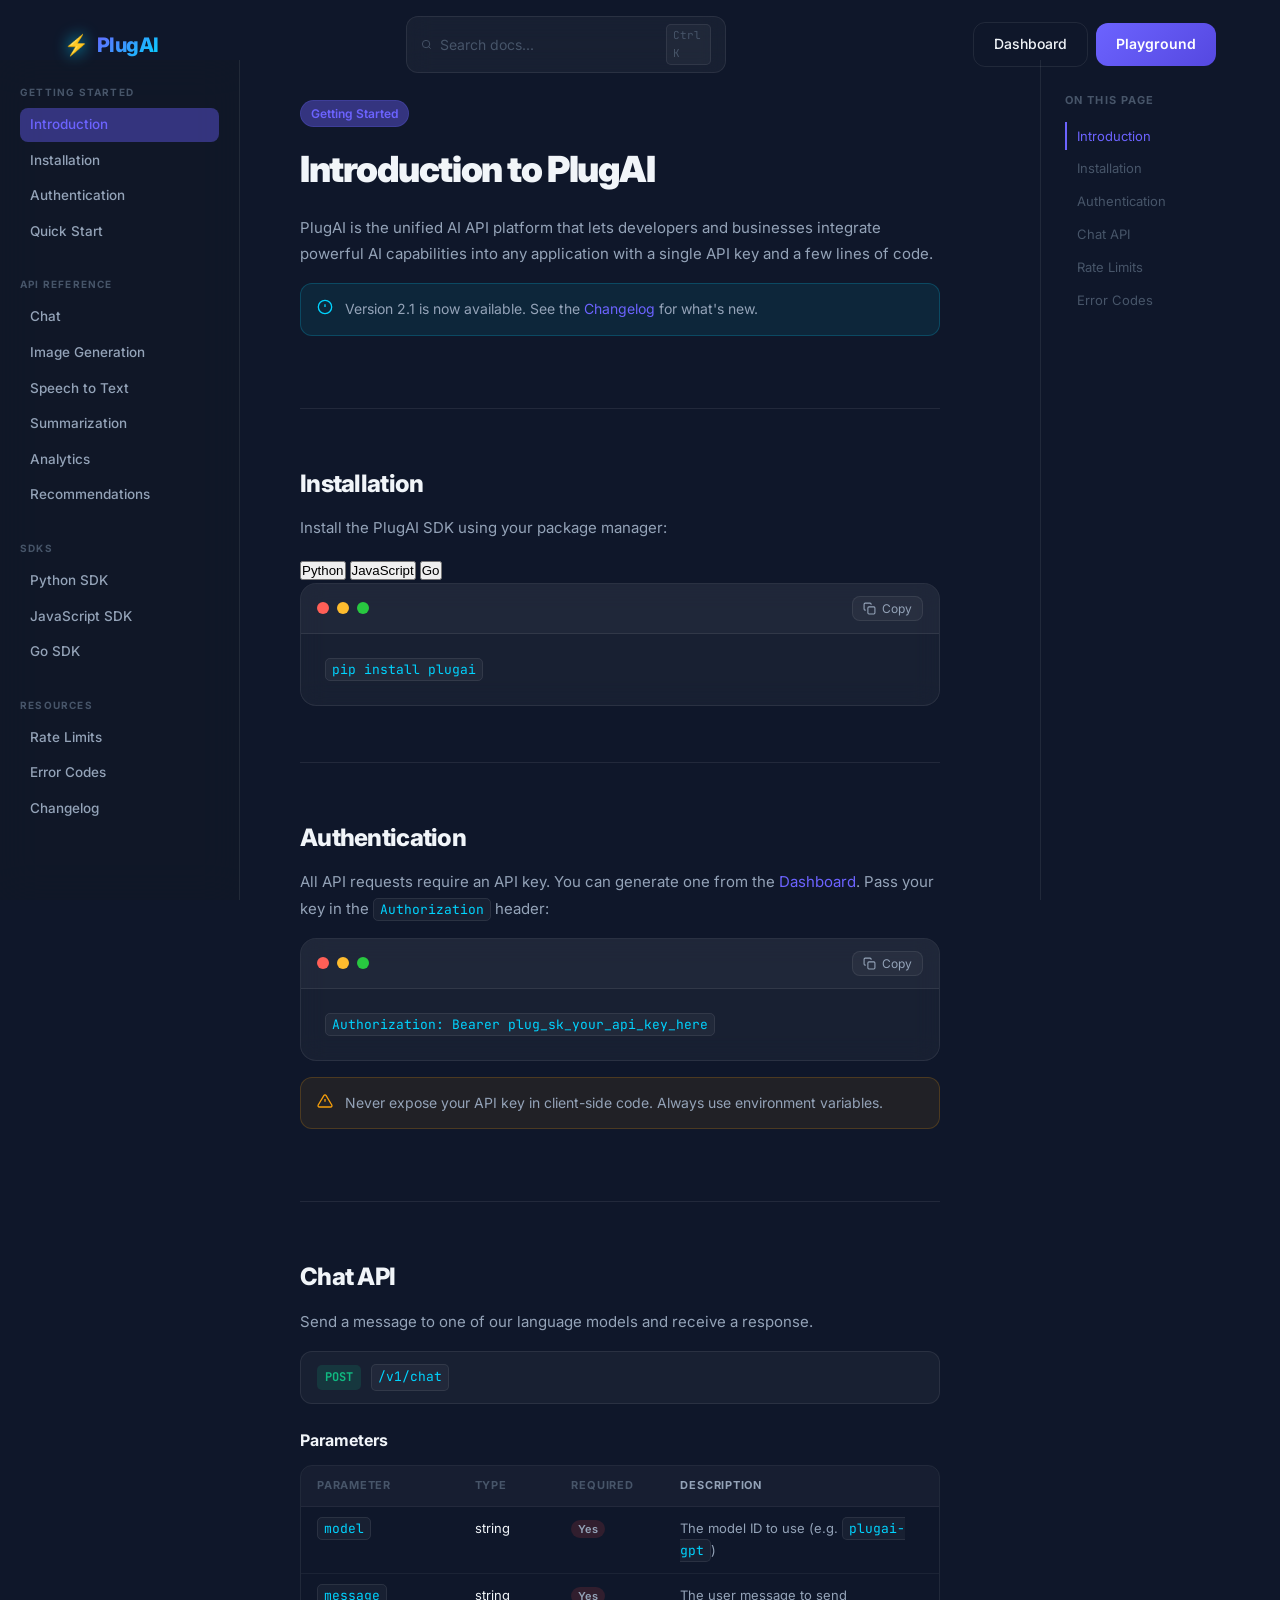
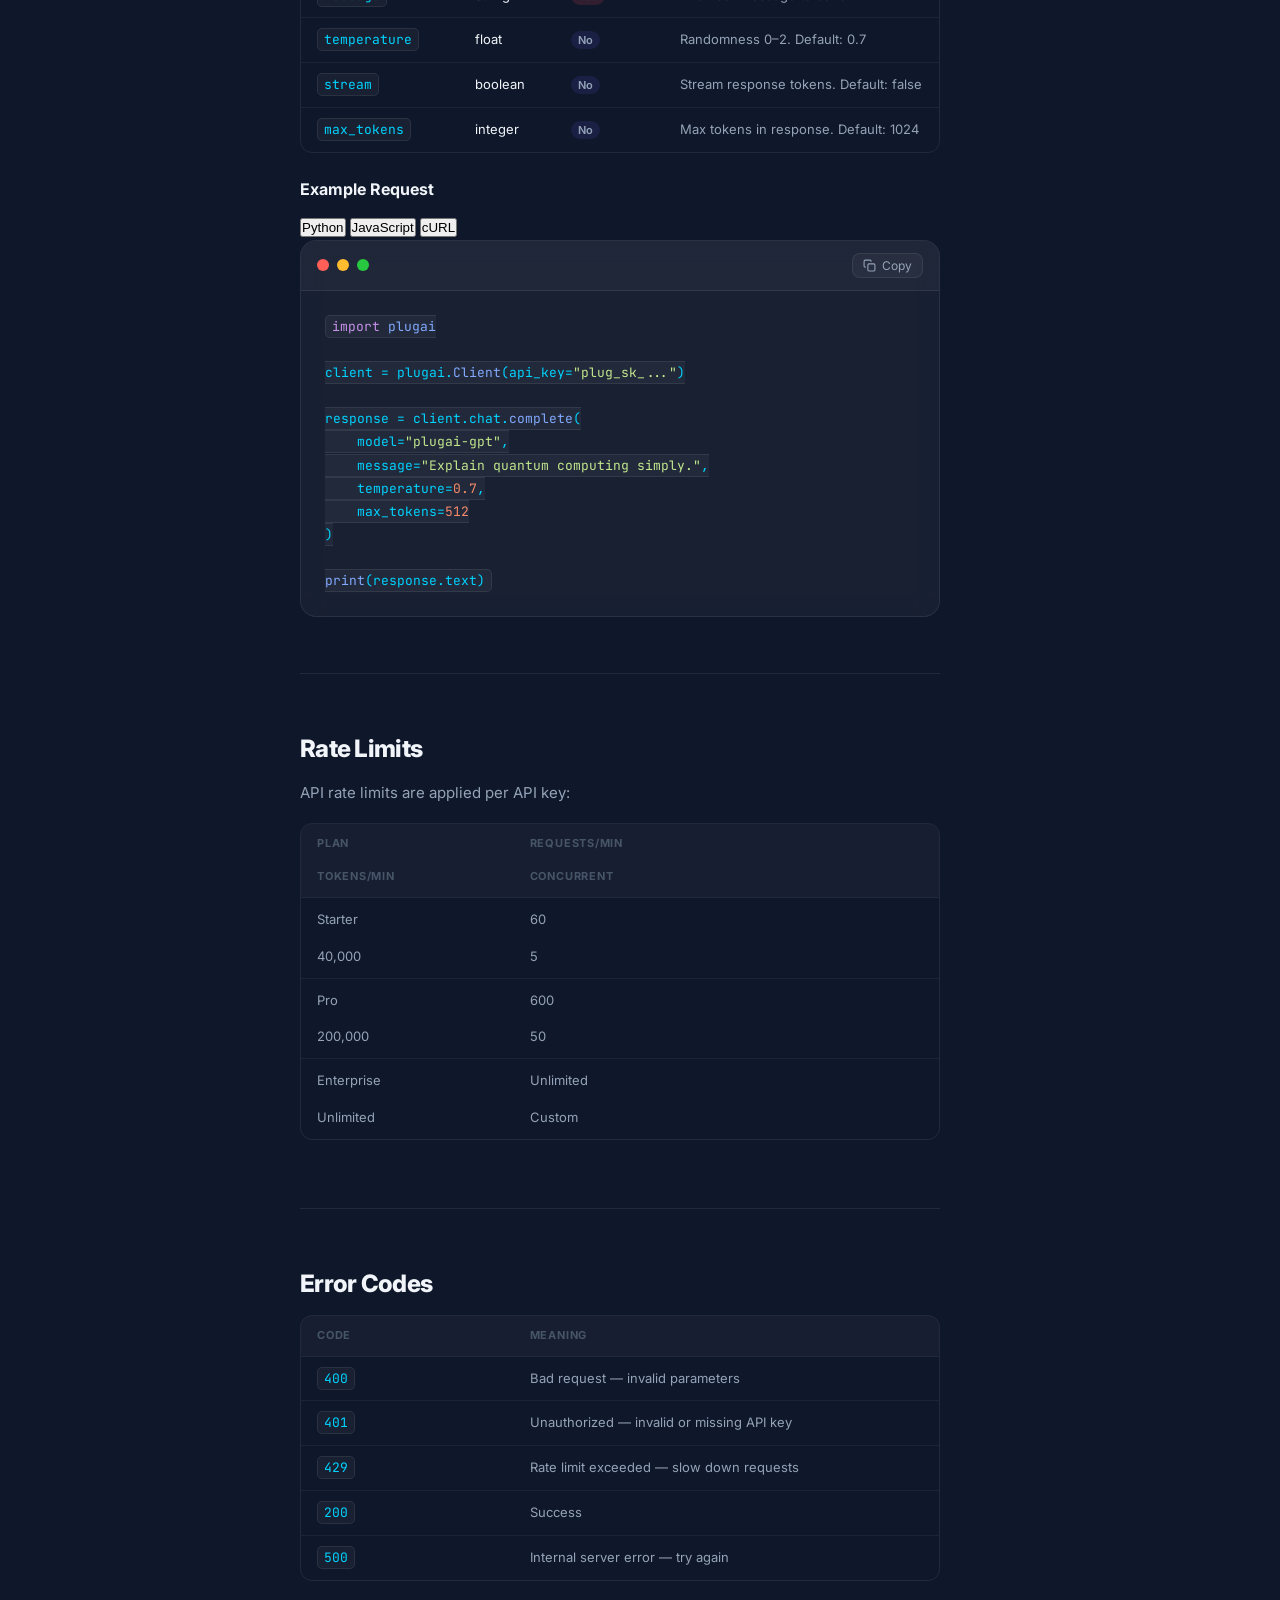
<file: docs.html>
<!DOCTYPE html>
<html lang="en">

<head>
    <meta charset="UTF-8" />
    <meta name="viewport" content="width=device-width, initial-scale=1.0" />
    <title>Documentation — PlugAI</title>
    <link rel="preconnect" href="https://fonts.googleapis.com" />
    <link
        href="https://fonts.googleapis.com/css2?family=Inter:wght@300;400;500;600;700;800&family=JetBrains+Mono:wght@400;500;600&display=swap"
        rel="stylesheet" />
    <link rel="stylesheet" href="css/style.css" />
    <link rel="stylesheet" href="css/docs.css" />
</head>

<body class="docs-body">

    <!-- TOP NAV -->
    <nav class="navbar" id="navbar">
        <div class="nav-container">
            <a href="index.html" class="nav-logo">
                <span class="logo-icon">⚡</span>
                <span class="logo-text">PlugAI</span>
            </a>
            <div class="docs-nav-center">
                <div class="docs-search glass">
                    <svg width="15" height="15" viewBox="0 0 24 24" fill="none" stroke="currentColor" stroke-width="2">
                        <circle cx="11" cy="11" r="8" />
                        <path d="m21 21-4.35-4.35" />
                    </svg>
                    <input type="text" placeholder="Search docs..." id="docsSearch" />
                    <kbd>⌘K</kbd>
                </div>
            </div>
            <div class="nav-actions">
                <a href="dashboard.html" class="btn-ghost">Dashboard</a>
                <a href="playground.html" class="btn-primary">Playground</a>
            </div>
        </div>
    </nav>

    <div class="docs-layout">
        <!-- SIDEBAR -->
        <aside class="docs-sidebar">
            <div class="docs-sidebar-inner">
                <div class="docs-nav-section">
                    <h4>Getting Started</h4>
                    <a href="#intro" class="docs-link active">Introduction</a>
                    <a href="#install" class="docs-link">Installation</a>
                    <a href="#auth" class="docs-link">Authentication</a>
                    <a href="#quickstart" class="docs-link">Quick Start</a>
                </div>
                <div class="docs-nav-section">
                    <h4>API Reference</h4>
                    <a href="#chat" class="docs-link">Chat</a>
                    <a href="#image" class="docs-link">Image Generation</a>
                    <a href="#speech" class="docs-link">Speech to Text</a>
                    <a href="#summary" class="docs-link">Summarization</a>
                    <a href="#analytics" class="docs-link">Analytics</a>
                    <a href="#reco" class="docs-link">Recommendations</a>
                </div>
                <div class="docs-nav-section">
                    <h4>SDKs</h4>
                    <a href="#sdks" class="docs-link">Python SDK</a>
                    <a href="#sdks" class="docs-link">JavaScript SDK</a>
                    <a href="#sdks" class="docs-link">Go SDK</a>
                </div>
                <div class="docs-nav-section">
                    <h4>Resources</h4>
                    <a href="#rate" class="docs-link">Rate Limits</a>
                    <a href="#errors" class="docs-link">Error Codes</a>
                    <a href="#changelog" class="docs-link">Changelog</a>
                </div>
            </div>
        </aside>

        <!-- MAIN DOCS -->
        <main class="docs-main">
            <!-- INTRO -->
            <section id="intro" class="docs-section">
                <div class="docs-badge">Getting Started</div>
                <h1>Introduction to PlugAI</h1>
                <p class="docs-lead">PlugAI is the unified AI API platform that lets developers and businesses integrate
                    powerful AI capabilities into any application with a single API key and a few lines of code.</p>
                <div class="docs-alert info">
                    <svg width="16" height="16" viewBox="0 0 24 24" fill="none" stroke="currentColor" stroke-width="2">
                        <circle cx="12" cy="12" r="10" />
                        <line x1="12" y1="8" x2="12" y2="12" />
                        <line x1="12" y1="16" x2="12.01" y2="16" />
                    </svg>
                    <span>Version 2.1 is now available. See the <a href="#changelog">Changelog</a> for what's
                        new.</span>
                </div>
            </section>

            <!-- INSTALLATION -->
            <section id="install" class="docs-section">
                <h2>Installation</h2>
                <p>Install the PlugAI SDK using your package manager:</p>
                <div class="code-tabs">
                    <button class="code-tab active" data-target="install-python">Python</button>
                    <button class="code-tab" data-target="install-js">JavaScript</button>
                    <button class="code-tab" data-target="install-go">Go</button>
                </div>
                <div class="code-window glass" id="install-python">
                    <div class="window-header">
                        <span class="dot red"></span><span class="dot yellow"></span><span class="dot green"></span>
                        <button class="copy-btn" onclick="copyCodeBlock(this)"><svg width="13" height="13"
                                viewBox="0 0 24 24" fill="none" stroke="currentColor" stroke-width="2">
                                <rect x="9" y="9" width="13" height="13" rx="2" />
                                <path d="M5 15H4a2 2 0 0 1-2-2V4a2 2 0 0 1 2-2h9a2 2 0 0 1 2 2v1" />
                            </svg> Copy</button>
                    </div>
                    <pre class="code-content"><code>pip install plugai</code></pre>
                </div>
                <div class="code-window glass hidden" id="install-js">
                    <div class="window-header">
                        <span class="dot red"></span><span class="dot yellow"></span><span class="dot green"></span>
                        <button class="copy-btn" onclick="copyCodeBlock(this)"><svg width="13" height="13"
                                viewBox="0 0 24 24" fill="none" stroke="currentColor" stroke-width="2">
                                <rect x="9" y="9" width="13" height="13" rx="2" />
                                <path d="M5 15H4a2 2 0 0 1-2-2V4a2 2 0 0 1 2-2h9a2 2 0 0 1 2 2v1" />
                            </svg> Copy</button>
                    </div>
                    <pre class="code-content"><code>npm install @plugai/sdk</code></pre>
                </div>
                <div class="code-window glass hidden" id="install-go">
                    <div class="window-header">
                        <span class="dot red"></span><span class="dot yellow"></span><span class="dot green"></span>
                        <button class="copy-btn" onclick="copyCodeBlock(this)"><svg width="13" height="13"
                                viewBox="0 0 24 24" fill="none" stroke="currentColor" stroke-width="2">
                                <rect x="9" y="9" width="13" height="13" rx="2" />
                                <path d="M5 15H4a2 2 0 0 1-2-2V4a2 2 0 0 1 2-2h9a2 2 0 0 1 2 2v1" />
                            </svg> Copy</button>
                    </div>
                    <pre class="code-content"><code>go get github.com/plugai/plugai-go</code></pre>
                </div>
            </section>

            <!-- AUTH -->
            <section id="auth" class="docs-section">
                <h2>Authentication</h2>
                <p>All API requests require an API key. You can generate one from the <a
                        href="dashboard.html">Dashboard</a>. Pass your key in the <code>Authorization</code> header:</p>
                <div class="code-window glass">
                    <div class="window-header">
                        <span class="dot red"></span><span class="dot yellow"></span><span class="dot green"></span>
                        <button class="copy-btn" onclick="copyCodeBlock(this)"><svg width="13" height="13"
                                viewBox="0 0 24 24" fill="none" stroke="currentColor" stroke-width="2">
                                <rect x="9" y="9" width="13" height="13" rx="2" />
                                <path d="M5 15H4a2 2 0 0 1-2-2V4a2 2 0 0 1 2-2h9a2 2 0 0 1 2 2v1" />
                            </svg> Copy</button>
                    </div>
                    <pre class="code-content"><code>Authorization: Bearer plug_sk_your_api_key_here</code></pre>
                </div>
                <div class="docs-alert warning">
                    <svg width="16" height="16" viewBox="0 0 24 24" fill="none" stroke="currentColor" stroke-width="2">
                        <path
                            d="M10.29 3.86 1.82 18a2 2 0 0 0 1.71 3h16.94a2 2 0 0 0 1.71-3L13.71 3.86a2 2 0 0 0-3.42 0z" />
                        <line x1="12" y1="9" x2="12" y2="13" />
                        <line x1="12" y1="17" x2="12.01" y2="17" />
                    </svg>
                    <span>Never expose your API key in client-side code. Always use environment variables.</span>
                </div>
            </section>

            <!-- CHAT API -->
            <section id="chat" class="docs-section">
                <h2>Chat API</h2>
                <p>Send a message to one of our language models and receive a response.</p>
                <div class="endpoint-header">
                    <span class="method post">POST</span>
                    <code>/v1/chat</code>
                </div>
                <h3>Parameters</h3>
                <div class="params-table">
                    <div class="param-row header">
                        <span>Parameter</span><span>Type</span><span>Required</span><span>Description</span>
                    </div>
                    <div class="param-row">
                        <span><code>model</code></span><span>string</span><span><span
                                class="required">Yes</span></span><span>The model ID to use (e.g.
                            <code>plugai-gpt</code>)</span>
                    </div>
                    <div class="param-row">
                        <span><code>message</code></span><span>string</span><span><span
                                class="required">Yes</span></span><span>The user message to send</span>
                    </div>
                    <div class="param-row">
                        <span><code>temperature</code></span><span>float</span><span><span
                                class="optional">No</span></span><span>Randomness 0–2. Default: 0.7</span>
                    </div>
                    <div class="param-row">
                        <span><code>stream</code></span><span>boolean</span><span><span
                                class="optional">No</span></span><span>Stream response tokens. Default: false</span>
                    </div>
                    <div class="param-row">
                        <span><code>max_tokens</code></span><span>integer</span><span><span
                                class="optional">No</span></span><span>Max tokens in response. Default: 1024</span>
                    </div>
                </div>
                <h3>Example Request</h3>
                <div class="code-tabs">
                    <button class="code-tab active" data-target="chat-python">Python</button>
                    <button class="code-tab" data-target="chat-js">JavaScript</button>
                    <button class="code-tab" data-target="chat-curl">cURL</button>
                </div>
                <div class="code-window glass" id="chat-python">
                    <div class="window-header">
                        <span class="dot red"></span><span class="dot yellow"></span><span class="dot green"></span>
                        <button class="copy-btn" onclick="copyCodeBlock(this)"><svg width="13" height="13"
                                viewBox="0 0 24 24" fill="none" stroke="currentColor" stroke-width="2">
                                <rect x="9" y="9" width="13" height="13" rx="2" />
                                <path d="M5 15H4a2 2 0 0 1-2-2V4a2 2 0 0 1 2-2h9a2 2 0 0 1 2 2v1" />
                            </svg> Copy</button>
                    </div>
                    <pre class="code-content"><code><span class="code-keyword">import</span> <span class="code-module">plugai</span>

client = plugai.<span class="code-fn">Client</span>(api_key=<span class="code-string">"plug_sk_..."</span>)

response = client.chat.<span class="code-fn">complete</span>(
    model=<span class="code-string">"plugai-gpt"</span>,
    message=<span class="code-string">"Explain quantum computing simply."</span>,
    temperature=<span class="code-num">0.7</span>,
    max_tokens=<span class="code-num">512</span>
)

<span class="code-fn">print</span>(response.text)</code></pre>
                </div>
                <div class="code-window glass hidden" id="chat-js">
                    <div class="window-header">
                        <span class="dot red"></span><span class="dot yellow"></span><span class="dot green"></span>
                        <button class="copy-btn" onclick="copyCodeBlock(this)"><svg width="13" height="13"
                                viewBox="0 0 24 24" fill="none" stroke="currentColor" stroke-width="2">
                                <rect x="9" y="9" width="13" height="13" rx="2" />
                                <path d="M5 15H4a2 2 0 0 1-2-2V4a2 2 0 0 1 2-2h9a2 2 0 0 1 2 2v1" />
                            </svg> Copy</button>
                    </div>
                    <pre class="code-content"><code><span class="code-keyword">import</span> PlugAI <span class="code-keyword">from</span> <span class="code-string">'@plugai/sdk'</span>;

<span class="code-keyword">const</span> client = <span class="code-keyword">new</span> <span class="code-fn">PlugAI</span>({ apiKey: process.env.<span class="code-module">PLUGAI_API_KEY</span> });

<span class="code-keyword">const</span> response = <span class="code-keyword">await</span> client.chat.<span class="code-fn">complete</span>({
  model: <span class="code-string">'plugai-gpt'</span>,
  message: <span class="code-string">'Explain quantum computing simply.'</span>,
  temperature: <span class="code-num">0.7</span>
});

console.<span class="code-fn">log</span>(response.text);</code></pre>
                </div>
                <div class="code-window glass hidden" id="chat-curl">
                    <div class="window-header">
                        <span class="dot red"></span><span class="dot yellow"></span><span class="dot green"></span>
                        <button class="copy-btn" onclick="copyCodeBlock(this)"><svg width="13" height="13"
                                viewBox="0 0 24 24" fill="none" stroke="currentColor" stroke-width="2">
                                <rect x="9" y="9" width="13" height="13" rx="2" />
                                <path d="M5 15H4a2 2 0 0 1-2-2V4a2 2 0 0 1 2-2h9a2 2 0 0 1 2 2v1" />
                            </svg> Copy</button>
                    </div>
                    <pre class="code-content"><code>curl https://api.plugai.dev/v1/chat \
  -H "Authorization: Bearer plug_sk_..." \
  -H "Content-Type: application/json" \
  -d '{
    "model": "plugai-gpt",
    "message": "Explain quantum computing simply.",
    "temperature": 0.7
  }'</code></pre>
                </div>
            </section>

            <!-- RATE LIMITS -->
            <section id="rate" class="docs-section">
                <h2>Rate Limits</h2>
                <p>API rate limits are applied per API key:</p>
                <div class="docs-table">
                    <div class="table-row header">
                        <span>Plan</span><span>Requests/min</span><span>Tokens/min</span><span>Concurrent</span></div>
                    <div class="table-row"><span>Starter</span><span>60</span><span>40,000</span><span>5</span></div>
                    <div class="table-row"><span>Pro</span><span>600</span><span>200,000</span><span>50</span></div>
                    <div class="table-row">
                        <span>Enterprise</span><span>Unlimited</span><span>Unlimited</span><span>Custom</span></div>
                </div>
            </section>

            <!-- ERROR CODES -->
            <section id="errors" class="docs-section">
                <h2>Error Codes</h2>
                <div class="docs-table">
                    <div class="table-row header"><span>Code</span><span>Meaning</span></div>
                    <div class="table-row"><span><code class="status-err-inline">400</code></span><span>Bad request —
                            invalid parameters</span></div>
                    <div class="table-row"><span><code class="status-err-inline">401</code></span><span>Unauthorized —
                            invalid or missing API key</span></div>
                    <div class="table-row"><span><code class="status-err-inline">429</code></span><span>Rate limit
                            exceeded — slow down requests</span></div>
                    <div class="table-row"><span><code class="status-ok-inline">200</code></span><span>Success</span>
                    </div>
                    <div class="table-row"><span><code class="status-err-inline">500</code></span><span>Internal server
                            error — try again</span></div>
                </div>
            </section>

        </main>

        <!-- RIGHT TOC -->
        <aside class="docs-toc">
            <h5>On this page</h5>
            <a href="#intro" class="toc-link active">Introduction</a>
            <a href="#install" class="toc-link">Installation</a>
            <a href="#auth" class="toc-link">Authentication</a>
            <a href="#chat" class="toc-link">Chat API</a>
            <a href="#rate" class="toc-link">Rate Limits</a>
            <a href="#errors" class="toc-link">Error Codes</a>
        </aside>
    </div>

    <script type="module" src="js/docs.js"></script>
</body>

</html>
</file>
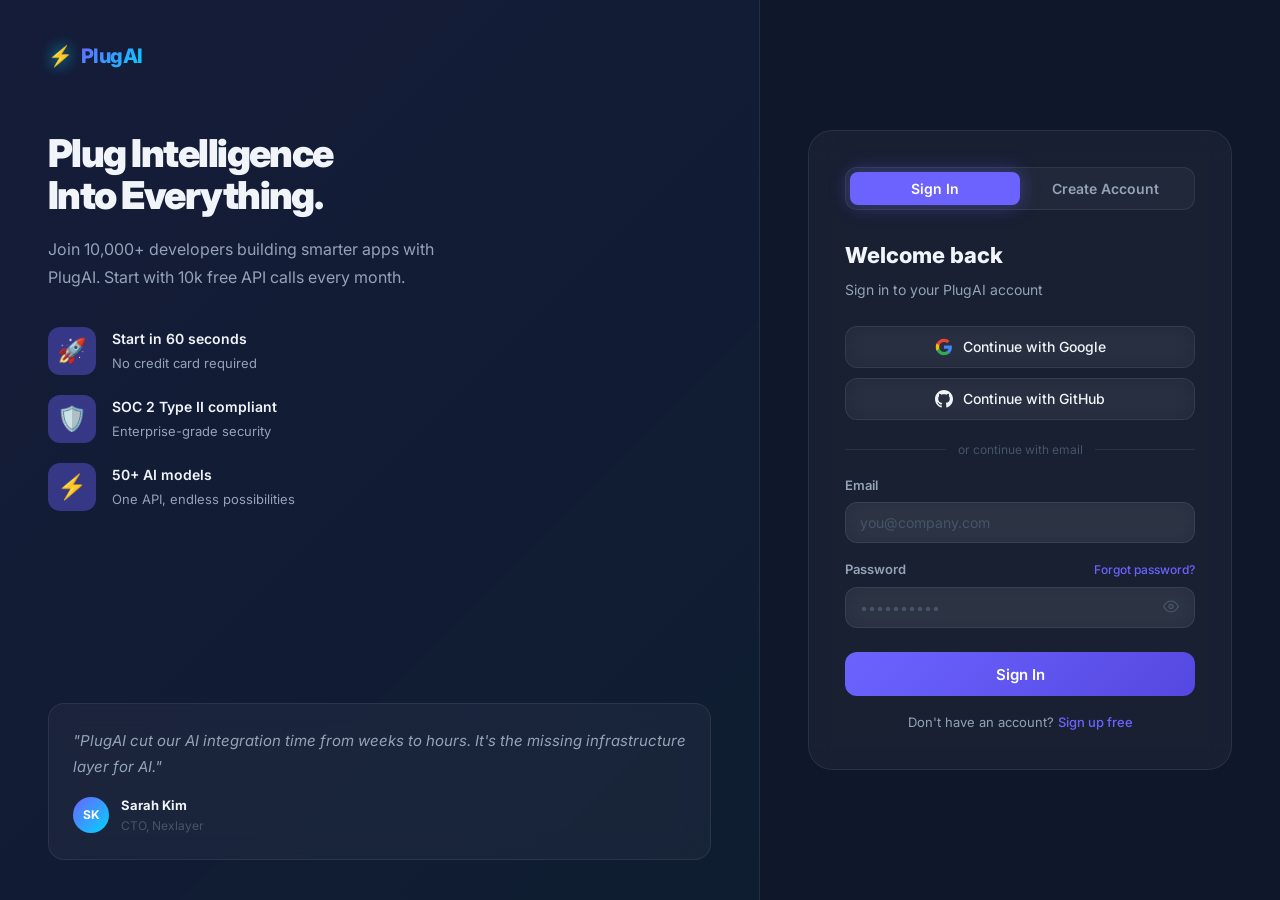
<file: login.html>
<!DOCTYPE html>
<html lang="en">

<head>
    <meta charset="UTF-8" />
    <meta name="viewport" content="width=device-width, initial-scale=1.0" />
    <title>Sign In — PlugAI</title>
    <link rel="preconnect" href="https://fonts.googleapis.com" />
    <link
        href="https://fonts.googleapis.com/css2?family=Inter:wght@300;400;500;600;700;800&family=JetBrains+Mono:wght@400;500&display=swap"
        rel="stylesheet" />
    <link rel="stylesheet" href="css/style.css" />
    <link rel="stylesheet" href="css/auth.css" />
</head>

<body class="auth-body">
    <canvas id="authCanvas"></canvas>

    <div class="auth-layout">
        <!-- LEFT PANEL -->
        <div class="auth-left">
            <a href="index.html" class="nav-logo auth-logo">
                <span class="logo-icon">⚡</span>
                <span class="logo-text">PlugAI</span>
            </a>
            <div class="auth-brand-content">
                <h1>Plug Intelligence<br />Into Everything.</h1>
                <p>Join 10,000+ developers building smarter apps with PlugAI. Start with 10k free API calls every month.
                </p>
                <div class="auth-features">
                    <div class="auth-feature-item">
                        <div class="af-icon">🚀</div>
                        <div>
                            <div class="af-title">Start in 60 seconds</div>
                            <div class="af-sub">No credit card required</div>
                        </div>
                    </div>
                    <div class="auth-feature-item">
                        <div class="af-icon">🛡️</div>
                        <div>
                            <div class="af-title">SOC 2 Type II compliant</div>
                            <div class="af-sub">Enterprise-grade security</div>
                        </div>
                    </div>
                    <div class="auth-feature-item">
                        <div class="af-icon">⚡</div>
                        <div>
                            <div class="af-title">50+ AI models</div>
                            <div class="af-sub">One API, endless possibilities</div>
                        </div>
                    </div>
                </div>
            </div>
            <div class="auth-testimonial glass">
                <p>"PlugAI cut our AI integration time from weeks to hours. It's the missing infrastructure layer for
                    AI."</p>
                <div class="testimonial-author">
                    <div class="t-avatar">SK</div>
                    <div>
                        <div class="t-name">Sarah Kim</div>
                        <div class="t-role">CTO, Nexlayer</div>
                    </div>
                </div>
            </div>
        </div>

        <!-- RIGHT PANEL -->
        <div class="auth-right">
            <div class="auth-card glass">
                <!-- TABS -->
                <div class="auth-tabs">
                    <button class="auth-tab active" id="loginTab" onclick="switchTab('login')">Sign In</button>
                    <button class="auth-tab" id="signupTab" onclick="switchTab('signup')">Create Account</button>
                </div>

                <!-- LOGIN FORM -->
                <div class="auth-form" id="loginForm">
                    <h2>Welcome back</h2>
                    <p class="form-subtitle">Sign in to your PlugAI account</p>

                    <div class="social-auth">
                        <button class="social-btn glass" onclick="socialLogin('google')">
                            <svg width="18" height="18" viewBox="0 0 24 24">
                                <path fill="#4285F4"
                                    d="M22.56 12.25c0-.78-.07-1.53-.2-2.25H12v4.26h5.92c-.26 1.37-1.04 2.53-2.21 3.31v2.77h3.57c2.08-1.92 3.28-4.74 3.28-8.09z" />
                                <path fill="#34A853"
                                    d="M12 23c2.97 0 5.46-.98 7.28-2.66l-3.57-2.77c-.98.66-2.23 1.06-3.71 1.06-2.86 0-5.29-1.93-6.16-4.53H2.18v2.84C3.99 20.53 7.7 23 12 23z" />
                                <path fill="#FBBC05"
                                    d="M5.84 14.09c-.22-.66-.35-1.36-.35-2.09s.13-1.43.35-2.09V7.07H2.18C1.43 8.55 1 10.22 1 12s.43 3.45 1.18 4.93l2.85-2.22.81-.62z" />
                                <path fill="#EA4335"
                                    d="M12 5.38c1.62 0 3.06.56 4.21 1.64l3.15-3.15C17.45 2.09 14.97 1 12 1 7.7 1 3.99 3.47 2.18 7.07l3.66 2.84c.87-2.6 3.3-4.53 6.16-4.53z" />
                            </svg>
                            Continue with Google
                        </button>
                        <button class="social-btn glass" onclick="socialLogin('github')">
                            <svg width="18" height="18" viewBox="0 0 24 24" fill="currentColor">
                                <path
                                    d="M12 0c-6.626 0-12 5.373-12 12 0 5.302 3.438 9.8 8.207 11.387.599.111.793-.261.793-.577v-2.234c-3.338.726-4.033-1.416-4.033-1.416-.546-1.387-1.333-1.756-1.333-1.756-1.089-.745.083-.729.083-.729 1.205.084 1.839 1.237 1.839 1.237 1.07 1.834 2.807 1.304 3.492.997.107-.775.418-1.305.762-1.604-2.665-.305-5.467-1.334-5.467-5.931 0-1.311.469-2.381 1.236-3.221-.124-.303-.535-1.524.117-3.176 0 0 1.008-.322 3.301 1.23.957-.266 1.983-.399 3.003-.404 1.02.005 2.047.138 3.006.404 2.291-1.552 3.297-1.23 3.297-1.23.653 1.653.242 2.874.118 3.176.77.84 1.235 1.911 1.235 3.221 0 4.609-2.807 5.624-5.479 5.921.43.372.823 1.102.823 2.222v3.293c0 .319.192.694.801.576 4.765-1.589 8.199-6.086 8.199-11.386 0-6.627-5.373-12-12-12z" />
                            </svg>
                            Continue with GitHub
                        </button>
                    </div>

                    <div class="divider"><span>or continue with email</span></div>

                    <div class="form-group">
                        <label for="loginEmail">Email</label>
                        <input type="email" id="loginEmail" class="form-input glass" placeholder="you@company.com" />
                    </div>
                    <div class="form-group">
                        <label for="loginPassword">
                            Password
                            <a href="#" class="forgot-link">Forgot password?</a>
                        </label>
                        <div class="password-wrapper">
                            <input type="password" id="loginPassword" class="form-input glass"
                                placeholder="••••••••••" />
                            <button type="button" class="pw-toggle" onclick="togglePw('loginPassword', this)"
                                aria-label="Toggle password">
                                <svg width="16" height="16" viewBox="0 0 24 24" fill="none" stroke="currentColor"
                                    stroke-width="2">
                                    <path d="M1 12s4-8 11-8 11 8 11 8-4 8-11 8-11-8-11-8z" />
                                    <circle cx="12" cy="12" r="3" />
                                </svg>
                            </button>
                        </div>
                    </div>
                    <button class="btn-primary btn-full btn-auth" onclick="handleLogin()">Sign In</button>
                    <p class="form-footer">Don't have an account? <a href="#" onclick="switchTab('signup')">Sign up
                            free</a></p>
                </div>

                <!-- SIGNUP FORM -->
                <div class="auth-form hidden" id="signupForm">
                    <h2>Create your account</h2>
                    <p class="form-subtitle">Start building for free — no credit card needed</p>

                    <div class="social-auth">
                        <button class="social-btn glass" onclick="socialLogin('google')">
                            <svg width="18" height="18" viewBox="0 0 24 24">
                                <path fill="#4285F4"
                                    d="M22.56 12.25c0-.78-.07-1.53-.2-2.25H12v4.26h5.92c-.26 1.37-1.04 2.53-2.21 3.31v2.77h3.57c2.08-1.92 3.28-4.74 3.28-8.09z" />
                                <path fill="#34A853"
                                    d="M12 23c2.97 0 5.46-.98 7.28-2.66l-3.57-2.77c-.98.66-2.23 1.06-3.71 1.06-2.86 0-5.29-1.93-6.16-4.53H2.18v2.84C3.99 20.53 7.7 23 12 23z" />
                                <path fill="#FBBC05"
                                    d="M5.84 14.09c-.22-.66-.35-1.36-.35-2.09s.13-1.43.35-2.09V7.07H2.18C1.43 8.55 1 10.22 1 12s.43 3.45 1.18 4.93l2.85-2.22.81-.62z" />
                                <path fill="#EA4335"
                                    d="M12 5.38c1.62 0 3.06.56 4.21 1.64l3.15-3.15C17.45 2.09 14.97 1 12 1 7.7 1 3.99 3.47 2.18 7.07l3.66 2.84c.87-2.6 3.3-4.53 6.16-4.53z" />
                            </svg>
                            Sign up with Google
                        </button>
                        <button class="social-btn glass" onclick="socialLogin('github')">
                            <svg width="18" height="18" viewBox="0 0 24 24" fill="currentColor">
                                <path
                                    d="M12 0c-6.626 0-12 5.373-12 12 0 5.302 3.438 9.8 8.207 11.387.599.111.793-.261.793-.577v-2.234c-3.338.726-4.033-1.416-4.033-1.416-.546-1.387-1.333-1.756-1.333-1.756-1.089-.745.083-.729.083-.729 1.205.084 1.839 1.237 1.839 1.237 1.07 1.834 2.807 1.304 3.492.997.107-.775.418-1.305.762-1.604-2.665-.305-5.467-1.334-5.467-5.931 0-1.311.469-2.381 1.236-3.221-.124-.303-.535-1.524.117-3.176 0 0 1.008-.322 3.301 1.23.957-.266 1.983-.399 3.003-.404 1.02.005 2.047.138 3.006.404 2.291-1.552 3.297-1.23 3.297-1.23.653 1.653.242 2.874.118 3.176.77.84 1.235 1.911 1.235 3.221 0 4.609-2.807 5.624-5.479 5.921.43.372.823 1.102.823 2.222v3.293c0 .319.192.694.801.576 4.765-1.589 8.199-6.086 8.199-11.386 0-6.627-5.373-12-12-12z" />
                            </svg>
                            Sign up with GitHub
                        </button>
                    </div>

                    <div class="divider"><span>or sign up with email</span></div>

                    <div class="form-row">
                        <div class="form-group">
                            <label for="signupFirst">First Name</label>
                            <input type="text" id="signupFirst" class="form-input glass" placeholder="John" />
                        </div>
                        <div class="form-group">
                            <label for="signupLast">Last Name</label>
                            <input type="text" id="signupLast" class="form-input glass" placeholder="Doe" />
                        </div>
                    </div>
                    <div class="form-group">
                        <label for="signupEmail">Work Email</label>
                        <input type="email" id="signupEmail" class="form-input glass" placeholder="you@company.com" />
                    </div>
                    <div class="form-group">
                        <label for="signupPassword">Password</label>
                        <div class="password-wrapper">
                            <input type="password" id="signupPassword" class="form-input glass"
                                placeholder="Minimum 8 characters" />
                            <button type="button" class="pw-toggle" onclick="togglePw('signupPassword', this)"
                                aria-label="Toggle password">
                                <svg width="16" height="16" viewBox="0 0 24 24" fill="none" stroke="currentColor"
                                    stroke-width="2">
                                    <path d="M1 12s4-8 11-8 11 8 11 8-4 8-11 8-11-8-11-8z" />
                                    <circle cx="12" cy="12" r="3" />
                                </svg>
                            </button>
                        </div>
                        <div class="password-strength" id="pwStrength"></div>
                    </div>
                    <div class="form-group checkbox-group">
                        <label class="checkbox-label">
                            <input type="checkbox" id="agreeTerms" />
                            <span class="checkbox-custom"></span>
                            <span>I agree to the <a href="#">Terms of Service</a> and <a href="#">Privacy
                                    Policy</a></span>
                        </label>
                    </div>
                    <button class="btn-primary btn-full btn-auth" onclick="handleSignup()">Create Free Account</button>
                    <p class="form-footer">Already have an account? <a href="#" onclick="switchTab('login')">Sign in</a>
                    </p>
                </div>
            </div>
        </div>
    </div>

    <script src="js/canvas.js"></script>
    <script type="module" src="js/auth.js"></script>
</body>

</html>
</file>
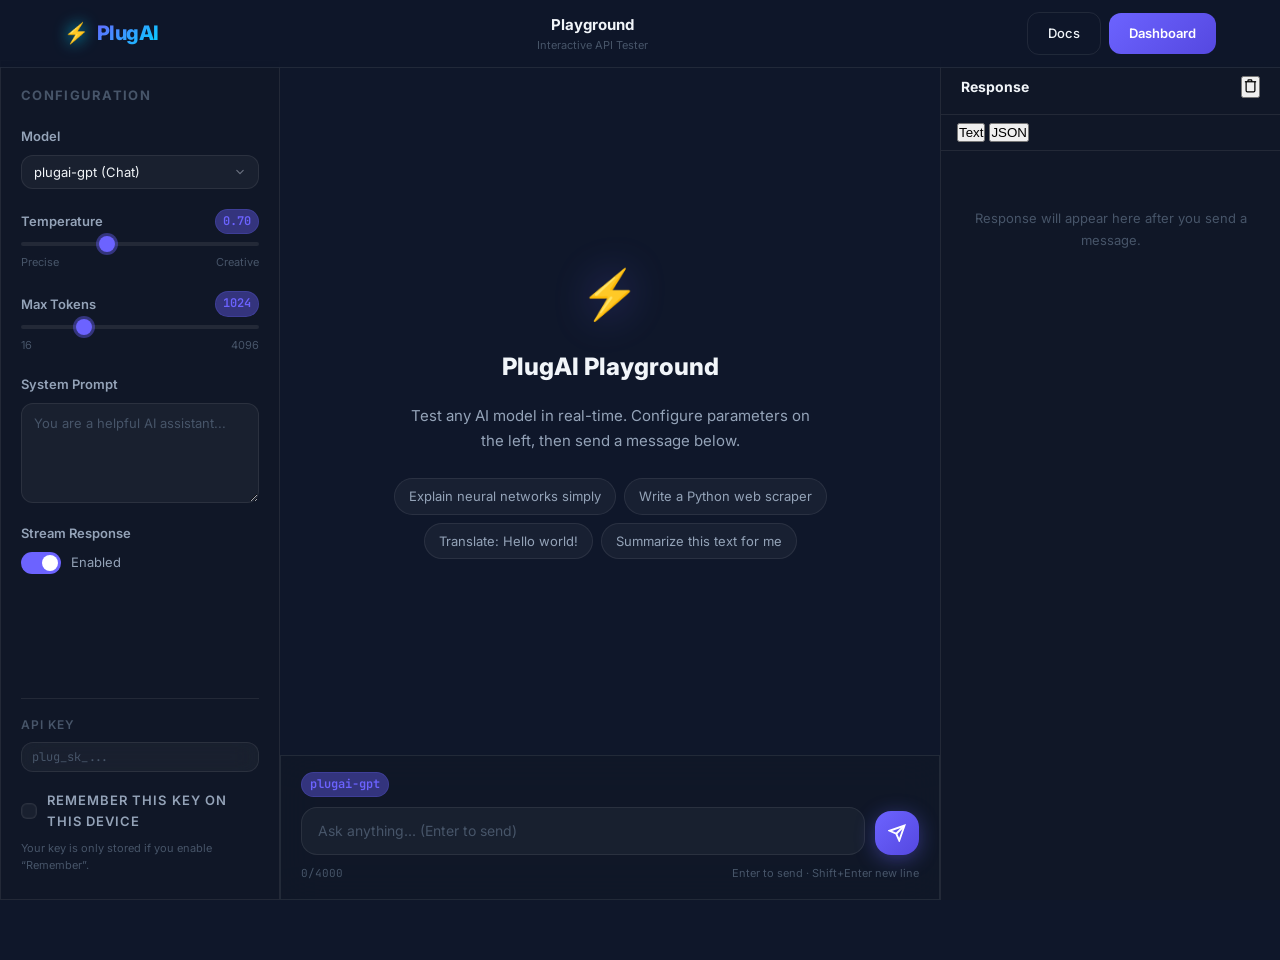
<file: playground.html>
<!DOCTYPE html>
<html lang="en">

<head>
    <meta charset="UTF-8" />
    <meta name="viewport" content="width=device-width, initial-scale=1.0" />
    <title>Playground — PlugAI</title>
    <link rel="preconnect" href="https://fonts.googleapis.com" />
    <link
        href="https://fonts.googleapis.com/css2?family=Inter:wght@300;400;500;600;700;800&family=JetBrains+Mono:wght@400;500;600&display=swap"
        rel="stylesheet" />
    <link rel="stylesheet" href="css/style.css" />
    <link rel="stylesheet" href="css/playground.css" />
</head>

<body class="playground-body">
    <nav class="navbar scrolled" id="navbar">
        <div class="nav-container">
            <a href="index.html" class="nav-logo">
                <span class="logo-icon">⚡</span><span class="logo-text">PlugAI</span>
            </a>
            <div class="playground-title">
                <span>Playground</span>
                <span class="playground-subtitle">Interactive API Tester</span>
            </div>
            <div class="nav-actions">
                <a href="docs.html" class="btn-ghost" style="font-size:13px">Docs</a>
                <a href="dashboard.html" class="btn-primary" style="font-size:13px">Dashboard</a>
            </div>
        </div>
    </nav>

    <div class="playground-layout">
        <!-- CONTROLS -->
        <aside class="playground-controls glass">
            <h3>Configuration</h3>
            <div class="control-group">
                <label for="modelSelect">Model</label>
                <select id="modelSelect" class="control-input">
                    <option value="plugai-gpt">plugai-gpt (Chat)</option>
                    <option value="plugai-gpt-mini">plugai-gpt-mini (Fast)</option>
                    <option value="plug-vision">plug-vision (Image)</option>
                    <option value="plug-whisper">plug-whisper (Speech)</option>
                    <option value="plug-sum">plug-sum (Summarization)</option>
                </select>
            </div>
            <div class="control-group">
                <label>Temperature <span class="control-value" id="tempValue">0.70</span></label>
                <input type="range" id="tempSlider" class="slider" min="0" max="2" step="0.01" value="0.7" />
                <div class="slider-labels"><span>Precise</span><span>Creative</span></div>
            </div>
            <div class="control-group">
                <label>Max Tokens <span class="control-value" id="maxTokensValue">1024</span></label>
                <input type="range" id="maxTokens" class="slider" min="16" max="4096" step="16" value="1024" />
                <div class="slider-labels"><span>16</span><span>4096</span></div>
            </div>
            <div class="control-group">
                <label>System Prompt</label>
                <textarea id="systemPrompt" class="control-textarea" rows="4"
                    placeholder="You are a helpful AI assistant..."></textarea>
            </div>
            <div class="control-group">
                <label>Stream Response</label>
                <div class="toggle-row">
                    <label class="toggle">
                        <input type="checkbox" id="streamToggle" checked />
                        <span class="toggle-slider"></span>
                    </label>
                    <span id="streamLabel" style="color:var(--text-secondary);font-size:13px">Enabled</span>
                </div>
            </div>
            <div class="api-key-group">
                <label>API Key</label>
                <div class="api-key-input-row glass">
                    <input type="password" id="playgroundApiKey" placeholder="plug_sk_..." class="key-input" />
                </div>
                <div style="display:flex;align-items:center;gap:10px;margin-top:10px">
                    <label class="checkbox-label" style="font-size:13px;color:var(--text-secondary);display:flex;align-items:center;gap:10px;">
                        <input type="checkbox" id="rememberKeyToggle" />
                        <span class="checkbox-custom"></span>
                        <span>Remember this key on this device</span>
                    </label>
                </div>
                <p class="key-hint" id="keyHint">Your key is only stored if you enable “Remember”.</p>
            </div>
        </aside>

        <!-- CHAT -->
        <main class="playground-main">
            <div class="chat-container" id="chatContainer">
                <div class="chat-welcome">
                    <div class="welcome-icon">⚡</div>
                    <h2>PlugAI Playground</h2>
                    <p>Test any AI model in real-time. Configure parameters on the left, then send a message below.</p>
                    <div class="example-prompts">
                        <span class="example-tag" onclick="useExample(this)">Explain neural networks simply</span>
                        <span class="example-tag" onclick="useExample(this)">Write a Python web scraper</span>
                        <span class="example-tag" onclick="useExample(this)">Translate: Hello world!</span>
                        <span class="example-tag" onclick="useExample(this)">Summarize this text for me</span>
                    </div>
                </div>
            </div>
            <div class="chat-input-area glass">
                <div class="model-pill"><span id="currentModelPill">plugai-gpt</span></div>
                <div class="input-row">
                    <textarea id="promptInput" class="prompt-textarea" rows="1"
                        placeholder="Ask anything... (Enter to send)" maxlength="4000"></textarea>
                    <button class="send-btn" id="sendBtn" onclick="sendMessage()" aria-label="Send">
                        <svg width="18" height="18" viewBox="0 0 24 24" fill="none" stroke="currentColor"
                            stroke-width="2.5">
                            <line x1="22" y1="2" x2="11" y2="13" />
                            <polygon points="22 2 15 22 11 13 2 9 22 2" />
                        </svg>
                    </button>
                </div>
                <div class="input-footer">
                    <span class="char-count"><span id="charCount">0</span>/4000</span>
                    <span class="input-hint">Enter to send · Shift+Enter new line</span>
                </div>
            </div>
        </main>

        <!-- RESPONSE -->
        <aside class="playground-response">
            <div class="response-header">
                <h3>Response</h3>
                <button class="icon-btn" onclick="clearResponse()" title="Clear">
                    <svg width="15" height="15" viewBox="0 0 24 24" fill="none" stroke="currentColor" stroke-width="2">
                        <polyline points="3 6 5 6 21 6" />
                        <path d="M19 6v14a2 2 0 0 1-2 2H7a2 2 0 0 1-2-2V6m3 0V4a1 1 0 0 1 1-1h4a1 1 0 0 1 1 1v2" />
                    </svg>
                </button>
            </div>
            <div class="response-meta" id="responseMeta" style="display:none">
                <div class="meta-item"><span class="meta-label">Model</span><span class="meta-value"
                        id="metaModel">—</span></div>
                <div class="meta-item"><span class="meta-label">Latency</span><span class="meta-value"
                        id="metaLatency">—</span></div>
                <div class="meta-item"><span class="meta-label">Tokens</span><span class="meta-value"
                        id="metaTokens">—</span></div>
                <div class="meta-item"><span class="meta-label">Status</span><span
                        class="meta-value status-ok">200</span></div>
            </div>
            <div class="response-tabs">
                <button class="code-tab active" data-resp="text">Text</button>
                <button class="code-tab" data-resp="json">JSON</button>
            </div>
            <div class="response-content" id="responseText">
                <p class="response-placeholder">Response will appear here after you send a message.</p>
            </div>
            <div class="response-content hidden" id="responseJson">
                <pre class="code-content"
                    id="responseJsonContent"><code class="code-comment">// JSON will appear here</code></pre>
            </div>
        </aside>
    </div>

    <script type="module" src="js/playground.js"></script>
</body>

</html>
</file>
<file: css/style.css>
/* ============================================
   PlugAI — Global Design System
   ============================================ */

*, *::before, *::after { box-sizing: border-box; margin: 0; padding: 0; }

:root {
  --primary: #6C63FF;
  --primary-dark: #5548e0;
  --primary-glow: rgba(108, 99, 255, 0.4);
  --secondary: #00D4FF;
  --secondary-glow: rgba(0, 212, 255, 0.3);
  --bg: #0F172A;
  --bg-2: #111827;
  --bg-3: #1e293b;
  --surface: rgba(255,255,255,0.04);
  --surface-hover: rgba(255,255,255,0.07);
  --border: rgba(255,255,255,0.08);
  --border-glow: rgba(108, 99, 255, 0.3);
  --text-primary: #f1f5f9;
  --text-secondary: #94a3b8;
  --text-muted: #475569;
  --success: #10b981;
  --error: #ef4444;
  --warning: #f59e0b;
  --font-sans: 'Inter', -apple-system, BlinkMacSystemFont, sans-serif;
  --font-mono: 'JetBrains Mono', 'Fira Code', monospace;
  --radius-sm: 8px;
  --radius: 12px;
  --radius-lg: 16px;
  --radius-xl: 24px;
  --shadow-glow: 0 0 40px rgba(108, 99, 255, 0.2);
  --transition: 0.2s cubic-bezier(0.4, 0, 0.2, 1);
}

html { scroll-behavior: smooth; }

body {
  font-family: var(--font-sans);
  background: var(--bg);
  color: var(--text-primary);
  line-height: 1.6;
  overflow-x: hidden;
  -webkit-font-smoothing: antialiased;
}

/* SCROLLBAR */
::-webkit-scrollbar { width: 6px; }
::-webkit-scrollbar-track { background: var(--bg); }
::-webkit-scrollbar-thumb { background: var(--bg-3); border-radius: 3px; }
::-webkit-scrollbar-thumb:hover { background: var(--primary); }

/* GLASSMORPHISM */
.glass {
  background: rgba(255,255,255,0.04);
  backdrop-filter: blur(12px);
  -webkit-backdrop-filter: blur(12px);
  border: 1px solid var(--border);
}

.glass:hover { border-color: var(--border-glow); }

/* CONTAINER */
.container {
  width: 100%;
  max-width: 1200px;
  margin: 0 auto;
  padding: 0 24px;
}

/* SECTION */
.section {
  padding: 100px 0;
  position: relative;
}

/* GRADIENT TEXT */
.gradient-text {
  background: linear-gradient(135deg, var(--primary) 0%, var(--secondary) 100%);
  -webkit-background-clip: text;
  -webkit-text-fill-color: transparent;
  background-clip: text;
}

/* SECTION HEADER */
.section-header {
  text-align: center;
  margin-bottom: 64px;
}

.section-tag {
  display: inline-block;
  background: var(--primary-glow);
  color: var(--secondary);
  border: 1px solid rgba(0, 212, 255, 0.2);
  padding: 4px 14px;
  border-radius: 999px;
  font-size: 12px;
  font-weight: 600;
  letter-spacing: 0.08em;
  text-transform: uppercase;
  margin-bottom: 16px;
}

.section-header h2 {
  font-size: clamp(28px, 4vw, 48px);
  font-weight: 800;
  letter-spacing: -0.03em;
  margin-bottom: 16px;
}

.section-header p {
  color: var(--text-secondary);
  font-size: 18px;
  max-width: 600px;
  margin: 0 auto;
}

/* BUTTONS */
.btn-primary {
  display: inline-flex;
  align-items: center;
  gap: 8px;
  background: linear-gradient(135deg, var(--primary), var(--primary-dark));
  color: white;
  font-weight: 600;
  padding: 10px 20px;
  border-radius: var(--radius);
  text-decoration: none;
  border: none;
  cursor: pointer;
  font-size: 14px;
  font-family: var(--font-sans);
  transition: var(--transition);
  position: relative;
  overflow: hidden;
}

.btn-primary::before {
  content: '';
  position: absolute;
  inset: 0;
  background: linear-gradient(135deg, rgba(255,255,255,0.1), transparent);
  opacity: 0;
  transition: var(--transition);
}

.btn-primary:hover { transform: translateY(-1px); box-shadow: 0 8px 30px var(--primary-glow); }
.btn-primary:hover::before { opacity: 1; }

.btn-ghost {
  display: inline-flex;
  align-items: center;
  gap: 8px;
  background: transparent;
  color: var(--text-primary);
  font-weight: 500;
  padding: 10px 20px;
  border-radius: var(--radius);
  text-decoration: none;
  border: 1px solid var(--border);
  cursor: pointer;
  font-size: 14px;
  font-family: var(--font-sans);
  transition: var(--transition);
}

.btn-ghost:hover { border-color: var(--primary); color: var(--primary); background: var(--primary-glow); }

.btn-large { padding: 14px 28px; font-size: 16px; border-radius: var(--radius-lg); }
.btn-full { width: 100%; justify-content: center; }

/* NAVBAR */
.navbar {
  position: fixed;
  top: 0; left: 0; right: 0;
  z-index: 1000;
  padding: 16px 0;
  transition: var(--transition);
}

.navbar.scrolled {
  background: rgba(15, 23, 42, 0.85);
  backdrop-filter: blur(20px);
  border-bottom: 1px solid var(--border);
  padding: 12px 0;
}

.nav-container {
  max-width: 1200px;
  margin: 0 auto;
  padding: 0 24px;
  display: flex;
  align-items: center;
  gap: 32px;
}

.nav-logo {
  display: flex;
  align-items: center;
  gap: 8px;
  text-decoration: none;
  margin-right: auto;
}

.logo-icon {
  font-size: 20px;
  filter: drop-shadow(0 0 8px var(--secondary));
}

.logo-text {
  font-size: 20px;
  font-weight: 800;
  background: linear-gradient(135deg, var(--primary), var(--secondary));
  -webkit-background-clip: text;
  -webkit-text-fill-color: transparent;
  background-clip: text;
  letter-spacing: -0.03em;
}

.nav-links {
  display: flex;
  list-style: none;
  gap: 4px;
}

.nav-links a {
  color: var(--text-secondary);
  text-decoration: none;
  font-size: 14px;
  font-weight: 500;
  padding: 6px 12px;
  border-radius: var(--radius-sm);
  transition: var(--transition);
}

.nav-links a:hover { color: var(--text-primary); background: var(--surface-hover); }

.nav-actions { display: flex; align-items: center; gap: 8px; }

.mobile-menu-btn {
  display: none;
  flex-direction: column;
  gap: 5px;
  background: none;
  border: none;
  cursor: pointer;
  padding: 4px;
}

.mobile-menu-btn span {
  width: 22px;
  height: 2px;
  background: var(--text-primary);
  border-radius: 2px;
  transition: var(--transition);
  display: block;
}

.mobile-menu {
  display: none;
  flex-direction: column;
  gap: 8px;
  padding: 16px 24px;
  border-top: 1px solid var(--border);
  background: rgba(15, 23, 42, 0.95);
  backdrop-filter: blur(20px);
}

.mobile-menu a {
  color: var(--text-secondary);
  text-decoration: none;
  font-weight: 500;
  padding: 10px;
  border-radius: var(--radius-sm);
  transition: var(--transition);
}

.mobile-menu a:hover { color: var(--text-primary); background: var(--surface-hover); }

/* CODE BLOCKS */
.code-window {
  border-radius: var(--radius-lg);
  overflow: hidden;
  position: relative;
}

.window-header {
  display: flex;
  align-items: center;
  gap: 8px;
  padding: 12px 16px;
  background: rgba(255,255,255,0.03);
  border-bottom: 1px solid var(--border);
}

.dot {
  width: 12px;
  height: 12px;
  border-radius: 50%;
}

.dot.red { background: #ff5f57; }
.dot.yellow { background: #febc2e; }
.dot.green { background: #28c840; }

.window-title {
  flex: 1;
  text-align: center;
  font-size: 12px;
  color: var(--text-muted);
  font-family: var(--font-mono);
}

.code-content {
  padding: 24px;
  font-family: var(--font-mono);
  font-size: 13.5px;
  line-height: 1.7;
  overflow-x: auto;
}

/* SYNTAX HIGHLIGHTING */
.code-keyword { color: #c792ea; }
.code-module { color: #82aaff; }
.code-fn { color: #82aaff; }
.code-string { color: #c3e88d; }
.code-comment { color: #546e7a; font-style: italic; }
.code-num { color: #f78c6c; }

/* COPY BUTTON */
.copy-btn {
  margin-left: auto;
  display: flex;
  align-items: center;
  gap: 6px;
  background: var(--surface);
  border: 1px solid var(--border);
  color: var(--text-secondary);
  cursor: pointer;
  font-size: 12px;
  font-family: var(--font-sans);
  padding: 4px 10px;
  border-radius: var(--radius-sm);
  transition: var(--transition);
}

.copy-btn:hover { color: var(--primary); border-color: var(--primary); }
.copy-btn.copied { color: var(--success); border-color: var(--success); }

/* MEDIA QUERIES */
@media (max-width: 768px) {
  .nav-links, .nav-actions { display: none; }
  .mobile-menu-btn { display: flex; }
  .mobile-menu.open { display: flex; }
  .section { padding: 64px 0; }
  .section-header { margin-bottom: 40px; }
}
</file>
<file: css/landing.css>
/* ============================================
   PlugAI — Landing Page Styles
   ============================================ */

/* HERO */
.hero {
    min-height: 100vh;
    display: flex;
    align-items: center;
    justify-content: center;
    position: relative;
    overflow: hidden;
    padding: 120px 24px 80px;
    gap: 60px;
    max-width: 1200px;
    margin: 0 auto;
    flex-wrap: wrap;
}

#heroCanvas {
    position: fixed;
    top: 0;
    left: 0;
    width: 100%;
    height: 100%;
    z-index: -1;
    pointer-events: none;
}

.hero-content {
    flex: 1;
    min-width: 300px;
    max-width: 580px;
}

.hero-badge {
    display: inline-flex;
    align-items: center;
    gap: 8px;
    background: rgba(0, 212, 255, 0.08);
    border: 1px solid rgba(0, 212, 255, 0.2);
    color: var(--secondary);
    padding: 6px 14px;
    border-radius: 999px;
    font-size: 13px;
    font-weight: 500;
    margin-bottom: 24px;
    animation: fadeInDown 0.6s ease both;
}

.badge-dot {
    width: 7px;
    height: 7px;
    background: var(--secondary);
    border-radius: 50%;
    box-shadow: 0 0 8px var(--secondary);
    animation: pulse 2s infinite;
}

@keyframes pulse {

    0%,
    100% {
        opacity: 1;
        transform: scale(1);
    }

    50% {
        opacity: 0.6;
        transform: scale(0.8);
    }
}

.hero-title {
    font-size: clamp(36px, 5.5vw, 72px);
    font-weight: 900;
    letter-spacing: -0.04em;
    line-height: 1.05;
    margin-bottom: 24px;
    animation: fadeInDown 0.6s 0.1s ease both;
}

.hero-subtitle {
    font-size: 18px;
    color: var(--text-secondary);
    margin-bottom: 36px;
    line-height: 1.7;
    animation: fadeInDown 0.6s 0.2s ease both;
}

.hero-actions {
    display: flex;
    gap: 12px;
    flex-wrap: wrap;
    margin-bottom: 48px;
    animation: fadeInDown 0.6s 0.3s ease both;
}

.hero-stats {
    display: flex;
    align-items: center;
    gap: 24px;
    flex-wrap: wrap;
    animation: fadeInDown 0.6s 0.4s ease both;
}

.stat-item {
    display: flex;
    flex-direction: column;
}

.stat-num {
    font-size: 22px;
    font-weight: 800;
    color: var(--text-primary);
    letter-spacing: -0.03em;
}

.stat-label {
    font-size: 12px;
    color: var(--text-muted);
}

.stat-divider {
    width: 1px;
    height: 36px;
    background: var(--border);
}

.hero-visual {
    flex: 1;
    min-width: 280px;
    max-width: 480px;
    animation: fadeInRight 0.8s 0.2s ease both;
}

.hero-visual .code-window {
    position: relative;
}

.code-glow {
    position: absolute;
    inset: -1px;
    border-radius: var(--radius-lg);
    background: linear-gradient(135deg, var(--primary-glow), var(--secondary-glow));
    filter: blur(20px);
    opacity: 0.4;
    z-index: -1;
    pointer-events: none;
}

.hero-scroll-indicator {
    position: absolute;
    bottom: 32px;
    left: 50%;
    transform: translateX(-50%);
}

.scroll-dot {
    width: 4px;
    height: 28px;
    border: 2px solid var(--border);
    border-radius: 2px;
    position: relative;
    overflow: hidden;
}

.scroll-dot::after {
    content: '';
    position: absolute;
    top: 4px;
    left: 50%;
    transform: translateX(-50%);
    width: 2px;
    height: 8px;
    background: var(--primary);
    border-radius: 1px;
    animation: scrollAnim 1.5s infinite;
}

@keyframes scrollAnim {
    0% {
        top: 4px;
        opacity: 1;
    }

    100% {
        top: 18px;
        opacity: 0;
    }
}

/* HOW IT WORKS */
.how-it-works {
    background: linear-gradient(180deg, transparent, rgba(108, 99, 255, 0.03), transparent);
}

.steps-grid {
    display: grid;
    grid-template-columns: repeat(3, 1fr);
    gap: 24px;
    position: relative;
}

.step-card {
    padding: 32px;
    border-radius: var(--radius-xl);
    position: relative;
    transition: var(--transition);
    overflow: hidden;
}

.step-card::before {
    content: '';
    position: absolute;
    top: 0;
    left: 0;
    width: 100%;
    height: 2px;
    background: linear-gradient(90deg, var(--primary), var(--secondary));
    opacity: 0;
    transition: var(--transition);
}

.step-card:hover {
    transform: translateY(-4px);
    box-shadow: var(--shadow-glow);
}

.step-card:hover::before {
    opacity: 1;
}

.step-number {
    font-size: 56px;
    font-weight: 900;
    color: rgba(108, 99, 255, 0.12);
    letter-spacing: -0.05em;
    line-height: 1;
    margin-bottom: 16px;
    font-family: var(--font-mono);
}

.step-icon {
    width: 56px;
    height: 56px;
    border-radius: var(--radius);
    background: var(--primary-glow);
    border: 1px solid rgba(108, 99, 255, 0.2);
    display: flex;
    align-items: center;
    justify-content: center;
    margin-bottom: 20px;
    color: var(--primary);
}

.step-card h3 {
    font-size: 20px;
    font-weight: 700;
    margin-bottom: 12px;
}

.step-card p {
    color: var(--text-secondary);
    font-size: 15px;
    line-height: 1.7;
}

/* FEATURES */
.features {
    background: var(--bg-2);
}

.features-grid {
    display: grid;
    grid-template-columns: repeat(3, 1fr);
    gap: 20px;
}

.feature-card {
    padding: 28px;
    border-radius: var(--radius-xl);
    transition: var(--transition);
    position: relative;
    overflow: hidden;
    cursor: pointer;
}

.feature-card:hover {
    transform: translateY(-4px);
    border-color: var(--border-glow);
    box-shadow: var(--shadow-glow);
}

.feature-card.featured {
    background: linear-gradient(135deg, rgba(108, 99, 255, 0.12), rgba(0, 212, 255, 0.06));
    border-color: rgba(108, 99, 255, 0.3);
}

.feature-tag {
    position: absolute;
    top: 20px;
    right: 20px;
    background: var(--primary);
    color: white;
    font-size: 11px;
    font-weight: 700;
    padding: 3px 8px;
    border-radius: 999px;
    letter-spacing: 0.06em;
    text-transform: uppercase;
}

.feature-icon {
    width: 48px;
    height: 48px;
    border-radius: var(--radius);
    display: flex;
    align-items: center;
    justify-content: center;
    margin-bottom: 18px;
    transition: var(--transition);
}

.chat-icon {
    background: rgba(108, 99, 255, 0.15);
    color: var(--primary);
}

.image-icon {
    background: rgba(255, 107, 107, 0.15);
    color: #ff6b6b;
}

.speech-icon {
    background: rgba(0, 212, 255, 0.12);
    color: var(--secondary);
}

.summary-icon {
    background: rgba(240, 196, 67, 0.15);
    color: #f0c443;
}

.reco-icon {
    background: rgba(16, 185, 129, 0.15);
    color: var(--success);
}

.analytics-icon {
    background: rgba(248, 113, 113, 0.15);
    color: #fb7185;
}

.feature-card:hover .feature-icon {
    transform: scale(1.1) rotate(-3deg);
}

.feature-card h3 {
    font-size: 17px;
    font-weight: 700;
    margin-bottom: 10px;
}

.feature-card p {
    color: var(--text-secondary);
    font-size: 14px;
    line-height: 1.7;
    margin-bottom: 20px;
}

.feature-btn {
    display: inline-flex;
    align-items: center;
    gap: 4px;
    color: var(--primary);
    font-size: 14px;
    font-weight: 600;
    text-decoration: none;
    transition: var(--transition);
}

.feature-btn:hover {
    color: var(--secondary);
    gap: 8px;
}

/* DEVELOPER SECTION */
.developer-section {
    background: var(--bg);
}

.developer-inner {
    display: grid;
    grid-template-columns: 1fr 1fr;
    gap: 80px;
    align-items: center;
}

.developer-content h2 {
    font-size: clamp(28px, 3.5vw, 44px);
    font-weight: 800;
    letter-spacing: -0.03em;
    line-height: 1.15;
    margin: 16px 0;
}

.developer-content p {
    color: var(--text-secondary);
    font-size: 16px;
    line-height: 1.7;
    margin-bottom: 28px;
}

.dev-features {
    list-style: none;
    display: flex;
    flex-direction: column;
    gap: 12px;
    margin-bottom: 32px;
}

.dev-features li {
    display: flex;
    align-items: center;
    gap: 10px;
    font-size: 15px;
    color: var(--text-secondary);
}

.dev-actions {
    display: flex;
    gap: 12px;
}

.code-tabs {
    display: flex;
    gap: 4px;
    margin-bottom: 12px;
}

.code-tab {
    background: transparent;
    border: 1px solid var(--border);
    color: var(--text-muted);
    font-size: 13px;
    font-weight: 500;
    padding: 6px 14px;
    border-radius: var(--radius-sm);
    cursor: pointer;
    font-family: var(--font-mono);
    transition: var(--transition);
}

.code-tab.active,
.code-tab:hover {
    border-color: var(--primary);
    color: var(--primary);
    background: var(--primary-glow);
}

/* USE CASES */
.use-cases {
    background: var(--bg-2);
}

.use-cases-grid {
    display: grid;
    grid-template-columns: repeat(3, 1fr);
    gap: 20px;
}

.use-case-card {
    padding: 28px;
    border-radius: var(--radius-xl);
    transition: var(--transition);
}

.use-case-card:hover {
    transform: translateY(-4px);
    border-color: var(--border-glow);
}

.uc-icon {
    font-size: 36px;
    margin-bottom: 16px;
    display: block;
    filter: drop-shadow(0 0 8px rgba(108, 99, 255, 0.3));
}

.use-case-card h3 {
    font-size: 18px;
    font-weight: 700;
    margin-bottom: 10px;
}

.use-case-card p {
    color: var(--text-secondary);
    font-size: 14px;
    line-height: 1.7;
    margin-bottom: 16px;
}

.uc-tags {
    display: flex;
    flex-wrap: wrap;
    gap: 6px;
}

.uc-tags span {
    background: var(--primary-glow);
    color: var(--primary);
    border: 1px solid rgba(108, 99, 255, 0.2);
    font-size: 11px;
    font-weight: 600;
    padding: 2px 8px;
    border-radius: 999px;
}

/* Use cases grid override for 5 items */
.use-cases-grid .use-case-card:nth-child(4) {
    grid-column: 1;
}

.use-cases-grid .use-case-card:nth-child(5) {
    grid-column: 2;
}

/* PRICING */
.pricing {
    background: var(--bg);
}

.pricing-grid {
    display: grid;
    grid-template-columns: repeat(3, 1fr);
    gap: 24px;
    align-items: center;
}

.pricing-card {
    padding: 36px 32px;
    border-radius: var(--radius-xl);
    position: relative;
    transition: var(--transition);
}

.pricing-card:hover {
    transform: translateY(-4px);
}

.pricing-card.featured-plan {
    background: linear-gradient(135deg, rgba(108, 99, 255, 0.12), rgba(0, 212, 255, 0.06));
    border-color: var(--primary);
    transform: scale(1.04);
    box-shadow: 0 0 60px rgba(108, 99, 255, 0.2);
}

.pricing-card.featured-plan:hover {
    transform: scale(1.04) translateY(-4px);
}

.plan-badge {
    position: absolute;
    top: -14px;
    left: 50%;
    transform: translateX(-50%);
    background: linear-gradient(90deg, var(--primary), var(--secondary));
    color: white;
    font-size: 12px;
    font-weight: 700;
    padding: 4px 14px;
    border-radius: 999px;
    white-space: nowrap;
}

.plan-name {
    font-size: 14px;
    font-weight: 700;
    color: var(--text-secondary);
    text-transform: uppercase;
    letter-spacing: 0.1em;
    margin-bottom: 12px;
}

.plan-price {
    font-size: 52px;
    font-weight: 900;
    letter-spacing: -0.04em;
    color: var(--text-primary);
    margin-bottom: 8px;
    display: flex;
    align-items: flex-start;
    gap: 4px;
    line-height: 1;
}

.price-currency {
    font-size: 24px;
    margin-top: 8px;
    font-weight: 600;
    color: var(--text-secondary);
}

.price-period {
    font-size: 16px;
    font-weight: 500;
    color: var(--text-secondary);
    align-self: flex-end;
    margin-bottom: 8px;
}

.plan-desc {
    color: var(--text-secondary);
    font-size: 14px;
    margin-bottom: 28px;
}

.plan-features {
    list-style: none;
    display: flex;
    flex-direction: column;
    gap: 12px;
    margin-bottom: 28px;
}

.plan-features li {
    display: flex;
    align-items: center;
    gap: 10px;
    font-size: 14px;
    color: var(--text-secondary);
}

.plan-features li.disabled {
    color: var(--text-muted);
    text-decoration: line-through;
}

/* CTA */
.cta-section {
    background: var(--bg-2);
}

.cta-inner {
    border-radius: var(--radius-xl);
    padding: 60px;
    display: flex;
    align-items: center;
    justify-content: space-between;
    gap: 40px;
    flex-wrap: wrap;
    background: linear-gradient(135deg, rgba(108, 99, 255, 0.1), rgba(0, 212, 255, 0.06));
    border-color: rgba(108, 99, 255, 0.2);
    position: relative;
    overflow: hidden;
}

.cta-inner::before {
    content: '';
    position: absolute;
    width: 400px;
    height: 400px;
    background: radial-gradient(circle, rgba(108, 99, 255, 0.15) 0%, transparent 60%);
    top: -100px;
    right: -100px;
    pointer-events: none;
}

.cta-content h2 {
    font-size: 36px;
    font-weight: 800;
    margin-bottom: 10px;
}

.cta-content p {
    color: var(--text-secondary);
    font-size: 16px;
}

.cta-actions {
    display: flex;
    gap: 12px;
    flex-wrap: wrap;
}

/* FOOTER */
.footer {
    background: var(--bg);
    border-top: 1px solid var(--border);
    padding: 64px 0 32px;
}

.footer-top {
    display: grid;
    grid-template-columns: 240px 1fr;
    gap: 64px;
    margin-bottom: 48px;
}

.footer-brand p {
    color: var(--text-secondary);
    font-size: 14px;
    margin: 12px 0 20px;
}

.social-links {
    display: flex;
    gap: 12px;
}

.social-links a {
    width: 36px;
    height: 36px;
    border-radius: 9px;
    background: var(--surface);
    border: 1px solid var(--border);
    display: flex;
    align-items: center;
    justify-content: center;
    color: var(--text-secondary);
    text-decoration: none;
    transition: var(--transition);
}

.social-links a:hover {
    border-color: var(--primary);
    color: var(--primary);
    background: var(--primary-glow);
}

.footer-links {
    display: grid;
    grid-template-columns: repeat(4, 1fr);
    gap: 32px;
}

.footer-col h4 {
    font-size: 13px;
    font-weight: 700;
    color: var(--text-primary);
    text-transform: uppercase;
    letter-spacing: 0.08em;
    margin-bottom: 16px;
}

.footer-col ul {
    list-style: none;
    display: flex;
    flex-direction: column;
    gap: 10px;
}

.footer-col ul li a {
    color: var(--text-secondary);
    text-decoration: none;
    font-size: 14px;
    transition: var(--transition);
}

.footer-col ul li a:hover {
    color: var(--primary);
}

.footer-bottom {
    border-top: 1px solid var(--border);
    padding-top: 28px;
    display: flex;
    justify-content: space-between;
    align-items: center;
    color: var(--text-muted);
    font-size: 13px;
    flex-wrap: wrap;
    gap: 12px;
}

/* ANIMATIONS */
@keyframes fadeInDown {
    from {
        opacity: 0;
        transform: translateY(-20px);
    }

    to {
        opacity: 1;
        transform: translateY(0);
    }
}

@keyframes fadeInRight {
    from {
        opacity: 0;
        transform: translateX(30px);
    }

    to {
        opacity: 1;
        transform: translateX(0);
    }
}

/* RESPONSIVE */
@media (max-width: 1024px) {

    .features-grid,
    .use-cases-grid {
        grid-template-columns: repeat(2, 1fr);
    }

    .use-cases-grid .use-case-card:nth-child(4),
    .use-cases-grid .use-case-card:nth-child(5) {
        grid-column: auto;
    }

    .developer-inner {
        grid-template-columns: 1fr;
        gap: 40px;
    }

    .footer-top {
        grid-template-columns: 1fr;
        gap: 40px;
    }

    .footer-links {
        grid-template-columns: repeat(2, 1fr);
    }
}

@media (max-width: 768px) {
    .hero {
        flex-direction: column;
        align-items: flex-start;
        padding: 100px 24px 60px;
    }

    .steps-grid,
    .pricing-grid {
        grid-template-columns: 1fr;
    }

    .pricing-card.featured-plan {
        transform: none;
    }

    .pricing-card.featured-plan:hover {
        transform: translateY(-4px);
    }

    .features-grid,
    .use-cases-grid {
        grid-template-columns: 1fr;
    }

    .cta-inner {
        padding: 36px 28px;
        flex-direction: column;
        text-align: center;
    }

    .hero-stats {
        gap: 16px;
    }

    .stat-divider {
        display: none;
    }
}
</file>
<file: css/dashboard.css>
/* ============================================
   PlugAI — Dashboard Styles
   ============================================ */

.dashboard-body {
    background: var(--bg);
    overflow-x: hidden;
}

.dashboard-layout {
    display: flex;
    min-height: 100vh;
}

/* SIDEBAR */
.sidebar {
    width: 240px;
    min-height: 100vh;
    background: rgba(17, 24, 39, 0.9);
    backdrop-filter: blur(20px);
    border-right: 1px solid var(--border);
    display: flex;
    flex-direction: column;
    position: fixed;
    top: 0;
    left: 0;
    z-index: 100;
    transition: width 0.2s ease;
}

.sidebar-header {
    display: flex;
    align-items: center;
    justify-content: space-between;
    padding: 20px 20px;
    border-bottom: 1px solid var(--border);
}

.sidebar-toggle {
    background: var(--surface);
    border: 1px solid var(--border);
    color: var(--text-muted);
    cursor: pointer;
    width: 28px;
    height: 28px;
    border-radius: 7px;
    display: flex;
    align-items: center;
    justify-content: center;
    transition: var(--transition);
}

.sidebar-toggle:hover {
    color: var(--primary);
    border-color: var(--primary);
}

.sidebar-nav {
    flex: 1;
    overflow-y: auto;
    padding: 16px 12px;
    display: flex;
    flex-direction: column;
    gap: 20px;
}

.nav-section {
    display: flex;
    flex-direction: column;
    gap: 2px;
}

.nav-section-label {
    font-size: 10px;
    font-weight: 700;
    letter-spacing: 0.12em;
    text-transform: uppercase;
    color: var(--text-muted);
    padding: 0 10px;
    margin-bottom: 4px;
}

.sidebar-item {
    display: flex;
    align-items: center;
    gap: 10px;
    padding: 9px 10px;
    border-radius: var(--radius-sm);
    color: var(--text-secondary);
    text-decoration: none;
    font-size: 14px;
    font-weight: 500;
    transition: var(--transition);
    cursor: pointer;
}

.sidebar-item:hover {
    background: var(--surface-hover);
    color: var(--text-primary);
}

.sidebar-item.active {
    background: var(--primary-glow);
    color: var(--primary);
}

.sidebar-item.active svg {
    stroke: var(--primary);
}

.sidebar-footer {
    padding: 16px 12px;
    border-top: 1px solid var(--border);
}

.user-card {
    display: flex;
    align-items: center;
    gap: 10px;
    padding: 10px 12px;
    border-radius: var(--radius);
}

.user-avatar {
    width: 34px;
    height: 34px;
    border-radius: 9px;
    background: linear-gradient(135deg, var(--primary), var(--secondary));
    display: flex;
    align-items: center;
    justify-content: center;
    font-size: 13px;
    font-weight: 700;
    color: white;
    flex-shrink: 0;
}

.user-name {
    font-size: 13px;
    font-weight: 600;
}

.user-plan {
    font-size: 11px;
    color: var(--secondary);
}

.user-menu-btn {
    margin-left: auto;
    background: none;
    border: none;
    color: var(--text-muted);
    cursor: pointer;
}

/* MAIN */
.dashboard-main {
    flex: 1;
    margin-left: 240px;
    min-height: 100vh;
    display: flex;
    flex-direction: column;
}

/* TOPBAR */
.topbar {
    height: 60px;
    border-bottom: 1px solid var(--border);
    display: flex;
    align-items: center;
    justify-content: space-between;
    padding: 0 28px;
    background: rgba(15, 23, 42, 0.8);
    backdrop-filter: blur(20px);
    position: sticky;
    top: 0;
    z-index: 50;
}

.topbar-left {
    display: flex;
    align-items: center;
    gap: 12px;
}

.mobile-sidebar-btn {
    display: none;
    background: none;
    border: none;
    color: var(--text-secondary);
    cursor: pointer;
}

.breadcrumb {
    display: flex;
    align-items: center;
    gap: 6px;
    font-size: 13px;
    color: var(--text-muted);
}

.breadcrumb-sep {
    color: var(--text-muted);
}

.breadcrumb-active {
    color: var(--text-primary);
    font-weight: 600;
}

.topbar-right {
    display: flex;
    align-items: center;
    gap: 10px;
}

.search-bar {
    display: flex;
    align-items: center;
    gap: 8px;
    padding: 6px 12px;
    border-radius: var(--radius);
    color: var(--text-muted);
}

.search-bar input {
    background: none;
    border: none;
    outline: none;
    color: var(--text-primary);
    font-size: 13px;
    width: 160px;
    font-family: var(--font-sans);
}

.search-bar input::placeholder {
    color: var(--text-muted);
}

.icon-btn {
    background: var(--surface);
    border: 1px solid var(--border);
    color: var(--text-secondary);
    cursor: pointer;
    width: 34px;
    height: 34px;
    border-radius: var(--radius-sm);
    display: flex;
    align-items: center;
    justify-content: center;
    position: relative;
    transition: var(--transition);
}

.icon-btn:hover {
    color: var(--primary);
    border-color: var(--primary);
}

.notif-badge {
    position: absolute;
    top: -4px;
    right: -4px;
    background: var(--error);
    color: white;
    font-size: 10px;
    font-weight: 700;
    width: 16px;
    height: 16px;
    border-radius: 50%;
    display: flex;
    align-items: center;
    justify-content: center;
}

/* TAB CONTENT */
.tab-content {
    display: none;
    padding: 28px;
    flex: 1;
}

.tab-content.active {
    display: block;
}

/* STATS */
.stats-row {
    display: grid;
    grid-template-columns: repeat(4, 1fr);
    gap: 16px;
    margin-bottom: 24px;
}

.stat-card {
    padding: 20px 24px;
    border-radius: var(--radius-lg);
    transition: var(--transition);
}

.stat-card:hover {
    transform: translateY(-2px);
}

.stat-card-header {
    display: flex;
    align-items: center;
    justify-content: space-between;
    margin-bottom: 12px;
}

.stat-card-title {
    font-size: 13px;
    color: var(--text-secondary);
    font-weight: 500;
}

.stat-card-icon {
    width: 36px;
    height: 36px;
    border-radius: var(--radius-sm);
    display: flex;
    align-items: center;
    justify-content: center;
}

.stat-card-icon.blue {
    background: rgba(108, 99, 255, 0.15);
    color: var(--primary);
}

.stat-card-icon.red {
    background: rgba(239, 68, 68, 0.15);
    color: var(--error);
}

.stat-card-icon.purple {
    background: rgba(168, 85, 247, 0.15);
    color: #a855f7;
}

.stat-card-icon.cyan {
    background: rgba(0, 212, 255, 0.15);
    color: var(--secondary);
}

.stat-card-value {
    font-size: 28px;
    font-weight: 800;
    letter-spacing: -0.03em;
    margin-bottom: 8px;
}

.stat-card-change {
    display: flex;
    align-items: center;
    gap: 4px;
    font-size: 12px;
}

.stat-card-change.positive {
    color: var(--success);
}

.stat-card-change.negative {
    color: var(--warning);
}

/* CHART ROW */
.chart-row {
    display: grid;
    grid-template-columns: 1fr 400px;
    gap: 16px;
    margin-bottom: 24px;
}

.chart-card {
    padding: 24px;
    border-radius: var(--radius-lg);
}

.chart-header {
    display: flex;
    align-items: center;
    justify-content: space-between;
    margin-bottom: 20px;
}

.chart-header h3 {
    font-size: 15px;
    font-weight: 700;
}

.chart-legend {
    display: flex;
    align-items: center;
    gap: 12px;
    font-size: 12px;
    color: var(--text-secondary);
}

.legend-dot {
    display: inline-block;
    width: 8px;
    height: 8px;
    border-radius: 50%;
    margin-right: 4px;
}

/* QUICK PANEL */
.quick-panel {
    display: flex;
    flex-direction: column;
    gap: 16px;
}

.panel-card {
    padding: 20px 22px;
    border-radius: var(--radius-lg);
}

.panel-card h4 {
    font-size: 15px;
    font-weight: 700;
    margin-bottom: 4px;
}

.panel-subtitle {
    font-size: 12px;
    color: var(--text-secondary);
    margin-bottom: 14px;
}

.api-key-display {
    display: flex;
    align-items: center;
    gap: 6px;
    padding: 8px 12px;
    border-radius: var(--radius);
    margin-bottom: 12px;
}

.api-key-value {
    font-family: var(--font-mono);
    font-size: 12px;
    color: var(--text-secondary);
    flex: 1;
    overflow: hidden;
    text-overflow: ellipsis;
    white-space: nowrap;
}

/* USAGE BAR */
.usage-bar-container {
    margin-bottom: 14px;
}

.usage-bar-label {
    display: flex;
    justify-content: space-between;
    font-size: 12px;
    color: var(--text-secondary);
    margin-bottom: 6px;
}

.usage-bar {
    height: 6px;
    background: var(--border);
    border-radius: 3px;
    overflow: hidden;
}

.usage-bar-fill {
    height: 100%;
    background: linear-gradient(90deg, var(--primary), var(--primary-dark));
    border-radius: 3px;
    transition: width 1s ease;
}

/* ACTIVITY TABLE */
.activity-card {
    padding: 24px;
    border-radius: var(--radius-lg);
}

.card-header {
    display: flex;
    align-items: center;
    justify-content: space-between;
    margin-bottom: 16px;
}

.card-header h3 {
    font-size: 15px;
    font-weight: 700;
}

.status-badge {
    font-size: 11px;
    font-weight: 700;
    padding: 3px 9px;
    border-radius: 999px;
}

.status-badge.online {
    background: rgba(16, 185, 129, 0.15);
    color: var(--success);
}

.activity-table {
    display: flex;
    flex-direction: column;
}

.table-header,
.table-row {
    display: grid;
    grid-template-columns: 2fr 1.5fr 1fr 1fr 80px;
    gap: 12px;
    padding: 10px 0;
    align-items: center;
}

.table-header {
    font-size: 11px;
    font-weight: 700;
    text-transform: uppercase;
    letter-spacing: 0.08em;
    color: var(--text-muted);
    border-bottom: 1px solid var(--border);
    margin-bottom: 4px;
}

.table-row {
    font-size: 13px;
    color: var(--text-secondary);
    border-bottom: 1px solid rgba(255, 255, 255, 0.04);
}

.table-row:last-child {
    border-bottom: none;
}

.code-cell {
    font-family: var(--font-mono);
    font-size: 12px;
    color: var(--text-primary);
}

.status-ok {
    color: var(--success);
    font-weight: 700;
    font-family: var(--font-mono);
    font-size: 12px;
}

.status-err {
    color: var(--error);
    font-weight: 700;
    font-family: var(--font-mono);
    font-size: 12px;
}

/* PAGE HEADER */
.page-header {
    display: flex;
    align-items: center;
    justify-content: space-between;
    margin-bottom: 24px;
}

.page-header h2 {
    font-size: 22px;
    font-weight: 800;
}

/* API KEYS */
.keys-list {
    display: flex;
    flex-direction: column;
    gap: 12px;
}

.key-item {
    display: flex;
    align-items: center;
    justify-content: space-between;
    padding: 20px 24px;
    border-radius: var(--radius-lg);
    gap: 20px;
}

.key-name {
    font-size: 15px;
    font-weight: 700;
    margin-bottom: 4px;
}

.key-value {
    font-family: var(--font-mono);
    font-size: 13px;
    color: var(--text-secondary);
    margin-bottom: 4px;
}

.key-meta {
    font-size: 12px;
    color: var(--text-muted);
}

.key-actions {
    display: flex;
    align-items: center;
    gap: 8px;
    flex-shrink: 0;
}

/* MODELS */
.models-grid {
    display: grid;
    grid-template-columns: repeat(4, 1fr);
    gap: 16px;
}

.model-card {
    padding: 24px;
    border-radius: var(--radius-lg);
    position: relative;
    transition: var(--transition);
}

.model-card:hover {
    transform: translateY(-3px);
    border-color: var(--border-glow);
}

.model-badge {
    position: absolute;
    top: 16px;
    right: 16px;
    background: linear-gradient(135deg, var(--primary), var(--secondary));
    color: white;
    font-size: 10px;
    font-weight: 700;
    padding: 2px 7px;
    border-radius: 999px;
    text-transform: uppercase;
    letter-spacing: 0.05em;
}

.model-badge.new {
    background: linear-gradient(135deg, var(--success), #34d399);
}

.model-icon {
    font-size: 28px;
    margin-bottom: 14px;
}

.model-card h3 {
    font-size: 16px;
    font-weight: 700;
    margin-bottom: 8px;
}

.model-card p {
    color: var(--text-secondary);
    font-size: 13px;
    line-height: 1.6;
    margin-bottom: 14px;
}

.model-meta {
    display: flex;
    gap: 6px;
    flex-wrap: wrap;
}

.model-meta span {
    background: var(--primary-glow);
    color: var(--primary);
    border: 1px solid rgba(108, 99, 255, 0.25);
    font-size: 11px;
    font-weight: 600;
    padding: 2px 8px;
    border-radius: 999px;
}

/* MODAL */
.modal-overlay {
    position: fixed;
    inset: 0;
    background: rgba(0, 0, 0, 0.6);
    backdrop-filter: blur(4px);
    z-index: 999;
    display: none;
    align-items: center;
    justify-content: center;
}

.modal-overlay.open {
    display: flex;
}

.modal {
    background: var(--bg-2);
    padding: 32px;
    border-radius: var(--radius-xl);
    width: 100%;
    max-width: 440px;
    margin: 24px;
}

.modal h3 {
    font-size: 18px;
    font-weight: 700;
    margin-bottom: 8px;
}

.modal p {
    color: var(--text-secondary);
    font-size: 14px;
    margin-bottom: 20px;
}

.modal-input {
    width: 100%;
    background: var(--surface);
    border: 1px solid var(--border);
    color: var(--text-primary);
    font-size: 14px;
    font-family: var(--font-sans);
    padding: 10px 16px;
    border-radius: var(--radius);
    outline: none;
    margin-bottom: 16px;
    transition: var(--transition);
}

.modal-input:focus {
    border-color: var(--primary);
}

.modal-actions {
    display: flex;
    gap: 10px;
    justify-content: flex-end;
}

@media (max-width: 1024px) {
    .stats-row {
        grid-template-columns: repeat(2, 1fr);
    }

    .chart-row {
        grid-template-columns: 1fr;
    }

    .models-grid {
        grid-template-columns: repeat(2, 1fr);
    }
}

@media (max-width: 768px) {
    .sidebar {
        transform: translateX(-100%);
    }

    .sidebar.open {
        transform: none;
    }

    .dashboard-main {
        margin-left: 0;
    }

    .mobile-sidebar-btn {
        display: flex;
    }

    .stats-row {
        grid-template-columns: 1fr;
    }

    .models-grid {
        grid-template-columns: 1fr;
    }

    .search-bar {
        display: none;
    }
}
</file>
<file: css/docs.css>
/* ============================================
   PlugAI — Docs Page Styles
   ============================================ */

.docs-body {
    background: var(--bg);
}

.docs-nav-center {
    flex: 1;
    display: flex;
    justify-content: center;
}

.docs-search {
    display: flex;
    align-items: center;
    gap: 8px;
    padding: 7px 14px;
    border-radius: var(--radius);
    color: var(--text-muted);
    width: 320px;
}

.docs-search input {
    background: none;
    border: none;
    outline: none;
    color: var(--text-primary);
    font-size: 14px;
    flex: 1;
    font-family: var(--font-sans);
}

.docs-search input::placeholder {
    color: var(--text-muted);
}

.docs-search kbd {
    background: var(--surface);
    border: 1px solid var(--border);
    padding: 2px 6px;
    border-radius: 5px;
    font-size: 11px;
    font-family: var(--font-mono);
    color: var(--text-muted);
}

/* LAYOUT */
.docs-layout {
    display: flex;
    padding-top: 60px;
    min-height: 100vh;
}

/* SIDEBAR */
.docs-sidebar {
    width: 240px;
    position: fixed;
    top: 60px;
    left: 0;
    height: calc(100vh - 60px);
    overflow-y: auto;
    border-right: 1px solid var(--border);
    background: rgba(17, 24, 39, 0.8);
    backdrop-filter: blur(20px);
}

.docs-sidebar-inner {
    padding: 24px 20px;
}

.docs-nav-section {
    margin-bottom: 28px;
}

.docs-nav-section h4 {
    font-size: 10px;
    font-weight: 700;
    letter-spacing: 0.12em;
    text-transform: uppercase;
    color: var(--text-muted);
    margin-bottom: 8px;
}

.docs-link {
    display: block;
    padding: 6px 10px;
    border-radius: var(--radius-sm);
    color: var(--text-secondary);
    text-decoration: none;
    font-size: 13.5px;
    font-weight: 500;
    transition: var(--transition);
    margin-bottom: 2px;
}

.docs-link:hover {
    color: var(--text-primary);
    background: var(--surface-hover);
}

.docs-link.active {
    color: var(--primary);
    background: var(--primary-glow);
}

/* MAIN */
.docs-main {
    flex: 1;
    margin: 0 280px 0 240px;
    padding: 40px 60px;
    max-width: 760px;
}

/* TOC */
.docs-toc {
    width: 240px;
    position: fixed;
    top: 60px;
    right: 0;
    height: calc(100vh - 60px);
    overflow-y: auto;
    padding: 32px 24px;
    border-left: 1px solid var(--border);
}

.docs-toc h5 {
    font-size: 11px;
    font-weight: 700;
    letter-spacing: 0.1em;
    text-transform: uppercase;
    color: var(--text-muted);
    margin-bottom: 12px;
}

.toc-link {
    display: block;
    padding: 4px 0;
    color: var(--text-muted);
    font-size: 13px;
    text-decoration: none;
    transition: var(--transition);
    border-left: 2px solid transparent;
    padding-left: 10px;
    margin-bottom: 4px;
}

.toc-link:hover,
.toc-link.active {
    color: var(--primary);
    border-left-color: var(--primary);
}

/* DOCS SECTIONS */
.docs-section {
    margin-bottom: 56px;
    padding-bottom: 56px;
    border-bottom: 1px solid var(--border);
}

.docs-section:last-child {
    border-bottom: none;
}

.docs-badge {
    display: inline-block;
    background: var(--primary-glow);
    color: var(--primary);
    border: 1px solid rgba(108, 99, 255, 0.2);
    padding: 3px 10px;
    border-radius: 999px;
    font-size: 12px;
    font-weight: 600;
    margin-bottom: 14px;
}

.docs-section h1 {
    font-size: 36px;
    font-weight: 900;
    letter-spacing: -0.04em;
    margin-bottom: 16px;
}

.docs-section h2 {
    font-size: 24px;
    font-weight: 800;
    letter-spacing: -0.03em;
    margin-bottom: 12px;
}

.docs-section h3 {
    font-size: 16px;
    font-weight: 700;
    margin: 24px 0 12px;
}

.docs-lead {
    font-size: 17px;
    color: var(--text-secondary);
    line-height: 1.7;
    margin-bottom: 24px;
}

.docs-section p {
    font-size: 15px;
    color: var(--text-secondary);
    line-height: 1.75;
    margin-bottom: 16px;
}

.docs-section a {
    color: var(--primary);
    text-decoration: none;
}

.docs-section a:hover {
    text-decoration: underline;
}

.docs-section code {
    font-family: var(--font-mono);
    font-size: 13px;
    background: var(--surface);
    border: 1px solid var(--border);
    padding: 2px 6px;
    border-radius: 5px;
    color: var(--secondary);
}

/* ALERTS */
.docs-alert {
    display: flex;
    align-items: flex-start;
    gap: 12px;
    padding: 14px 16px;
    border-radius: var(--radius);
    margin: 16px 0;
    font-size: 14px;
    line-height: 1.6;
}

.docs-alert.info {
    background: rgba(0, 212, 255, 0.08);
    border: 1px solid rgba(0, 212, 255, 0.2);
    color: var(--text-secondary);
}

.docs-alert.info svg {
    stroke: var(--secondary);
    flex-shrink: 0;
    margin-top: 1px;
}

.docs-alert.warning {
    background: rgba(245, 158, 11, 0.08);
    border: 1px solid rgba(245, 158, 11, 0.2);
    color: var(--text-secondary);
}

.docs-alert.warning svg {
    stroke: var(--warning);
    flex-shrink: 0;
    margin-top: 1px;
}

/* ENDPOINT */
.endpoint-header {
    display: flex;
    align-items: center;
    gap: 10px;
    background: var(--surface);
    border: 1px solid var(--border);
    padding: 12px 16px;
    border-radius: var(--radius);
    font-family: var(--font-mono);
    font-size: 14px;
    margin: 16px 0;
}

.method {
    font-size: 12px;
    font-weight: 700;
    padding: 3px 8px;
    border-radius: 5px;
}

.method.post {
    background: rgba(16, 185, 129, 0.15);
    color: var(--success);
}

.method.get {
    background: rgba(0, 212, 255, 0.15);
    color: var(--secondary);
}

/* PARAMS TABLE */
.params-table {
    border: 1px solid var(--border);
    border-radius: var(--radius);
    overflow: hidden;
    margin: 12px 0;
}

.param-row {
    display: grid;
    grid-template-columns: 1.2fr 0.7fr 0.8fr 2fr;
    gap: 12px;
    padding: 11px 16px;
    font-size: 13px;
    border-bottom: 1px solid rgba(255, 255, 255, 0.05);
}

.param-row:last-child {
    border-bottom: none;
}

.param-row.header {
    background: rgba(255, 255, 255, 0.03);
    font-size: 11px;
    font-weight: 700;
    text-transform: uppercase;
    letter-spacing: 0.07em;
    color: var(--text-muted);
}

.param-row span:last-child {
    color: var(--text-secondary);
}

span.required {
    background: rgba(239, 68, 68, 0.15);
    color: var(--error);
    padding: 2px 7px;
    border-radius: 999px;
    font-size: 11px;
    font-weight: 600;
}

span.optional {
    background: rgba(108, 99, 255, 0.12);
    color: var(--primary);
    padding: 2px 7px;
    border-radius: 999px;
    font-size: 11px;
    font-weight: 600;
}

/* DOCS TABLE */
.docs-table {
    border: 1px solid var(--border);
    border-radius: var(--radius);
    overflow: hidden;
    margin: 12px 0;
}

.docs-table .table-row {
    display: grid;
    grid-template-columns: 1fr 2fr;
    gap: 16px;
    padding: 11px 16px;
    font-size: 13px;
    border-bottom: 1px solid rgba(255, 255, 255, 0.05);
    color: var(--text-secondary);
}

.docs-table .table-row.header {
    background: rgba(255, 255, 255, 0.03);
    font-size: 11px;
    font-weight: 700;
    text-transform: uppercase;
    letter-spacing: 0.07em;
    color: var(--text-muted);
}

.docs-table .table-row:last-child {
    border-bottom: none;
}

.status-err-inline {
    background: rgba(239, 68, 68, 0.15);
    color: var(--error);
}

.status-ok-inline {
    background: rgba(16, 185, 129, 0.15);
    color: var(--success);
}

.hidden {
    display: none !important;
}

@media (max-width: 1100px) {
    .docs-toc {
        display: none;
    }

    .docs-main {
        margin-right: 0;
    }
}

@media (max-width: 768px) {
    .docs-sidebar {
        display: none;
    }

    .docs-main {
        margin-left: 0;
        padding: 24px;
    }

    .docs-nav-center {
        display: none;
    }
}
</file>
<file: css/auth.css>
/* ============================================
   PlugAI — Auth Page Styles
   ============================================ */

.auth-body {
    background: var(--bg);
    min-height: 100vh;
    position: relative;
    overflow: hidden;
}

#authCanvas {
    position: fixed;
    inset: 0;
    z-index: 0;
    pointer-events: none;
}

.auth-layout {
    display: flex;
    min-height: 100vh;
    position: relative;
    z-index: 1;
}

/* LEFT */
.auth-left {
    flex: 1;
    padding: 40px 48px;
    display: flex;
    flex-direction: column;
    background: linear-gradient(135deg, rgba(108, 99, 255, 0.07), rgba(0, 212, 255, 0.03));
    border-right: 1px solid var(--border);
}

.auth-logo {
    margin-bottom: 60px;
}

.auth-brand-content {
    flex: 1;
}

.auth-brand-content h1 {
    font-size: clamp(28px, 3vw, 44px);
    font-weight: 900;
    letter-spacing: -0.04em;
    line-height: 1.1;
    margin-bottom: 20px;
}

.auth-brand-content>p {
    color: var(--text-secondary);
    font-size: 16px;
    line-height: 1.7;
    margin-bottom: 36px;
    max-width: 400px;
}

.auth-features {
    display: flex;
    flex-direction: column;
    gap: 20px;
    margin-bottom: 48px;
}

.auth-feature-item {
    display: flex;
    align-items: center;
    gap: 16px;
}

.af-icon {
    font-size: 24px;
    width: 48px;
    height: 48px;
    background: var(--primary-glow);
    border-radius: var(--radius);
    display: flex;
    align-items: center;
    justify-content: center;
    flex-shrink: 0;
}

.af-title {
    font-size: 14px;
    font-weight: 600;
    margin-bottom: 2px;
}

.af-sub {
    font-size: 13px;
    color: var(--text-secondary);
}

.auth-testimonial {
    padding: 24px;
    border-radius: var(--radius-lg);
    background: rgba(255, 255, 255, 0.04);
}

.auth-testimonial p {
    font-size: 15px;
    color: var(--text-secondary);
    line-height: 1.7;
    margin-bottom: 16px;
    font-style: italic;
}

.testimonial-author {
    display: flex;
    align-items: center;
    gap: 12px;
}

.t-avatar {
    width: 36px;
    height: 36px;
    border-radius: 50%;
    background: linear-gradient(135deg, var(--primary), var(--secondary));
    display: flex;
    align-items: center;
    justify-content: center;
    font-size: 12px;
    font-weight: 700;
    color: white;
}

.t-name {
    font-size: 13px;
    font-weight: 700;
}

.t-role {
    font-size: 12px;
    color: var(--text-muted);
}

/* RIGHT */
.auth-right {
    width: 520px;
    display: flex;
    align-items: center;
    justify-content: center;
    padding: 40px 48px;
}

.auth-card {
    width: 100%;
    padding: 36px;
    border-radius: var(--radius-xl);
    background: rgba(255, 255, 255, 0.04);
}

/* TABS */
.auth-tabs {
    display: flex;
    background: var(--surface);
    border: 1px solid var(--border);
    padding: 4px;
    border-radius: var(--radius);
    margin-bottom: 28px;
}

.auth-tab {
    flex: 1;
    background: none;
    border: none;
    color: var(--text-secondary);
    font-size: 14px;
    font-weight: 600;
    padding: 8px;
    border-radius: 8px;
    cursor: pointer;
    transition: var(--transition);
    font-family: var(--font-sans);
}

.auth-tab.active {
    background: var(--primary);
    color: white;
    box-shadow: 0 0 20px var(--primary-glow);
}

/* FORM */
.auth-form h2 {
    font-size: 22px;
    font-weight: 800;
    margin-bottom: 6px;
}

.form-subtitle {
    color: var(--text-secondary);
    font-size: 14px;
    margin-bottom: 24px;
}

.social-auth {
    display: flex;
    flex-direction: column;
    gap: 10px;
    margin-bottom: 20px;
}

.social-btn {
    display: flex;
    align-items: center;
    justify-content: center;
    gap: 10px;
    width: 100%;
    padding: 11px;
    border-radius: var(--radius);
    border: 1px solid var(--border);
    color: var(--text-primary);
    font-size: 14px;
    font-weight: 500;
    cursor: pointer;
    font-family: var(--font-sans);
    transition: var(--transition);
    background: rgba(255, 255, 255, 0.04);
}

.social-btn:hover {
    border-color: var(--primary);
    background: var(--primary-glow);
}

.divider {
    display: flex;
    align-items: center;
    gap: 12px;
    margin: 16px 0;
}

.divider::before,
.divider::after {
    content: '';
    flex: 1;
    height: 1px;
    background: var(--border);
}

.divider span {
    font-size: 12px;
    color: var(--text-muted);
    white-space: nowrap;
}

.form-group {
    margin-bottom: 16px;
}

.form-row {
    display: grid;
    grid-template-columns: 1fr 1fr;
    gap: 12px;
}

.form-group label {
    display: flex;
    align-items: center;
    justify-content: space-between;
    font-size: 13px;
    font-weight: 600;
    color: var(--text-secondary);
    margin-bottom: 7px;
}

.forgot-link {
    color: var(--primary);
    text-decoration: none;
    font-weight: 500;
    font-size: 12px;
}

.forgot-link:hover {
    text-decoration: underline;
}

.form-input {
    width: 100%;
    background: rgba(255, 255, 255, 0.06);
    border: 1px solid var(--border);
    color: var(--text-primary);
    font-size: 14px;
    font-family: var(--font-sans);
    padding: 11px 14px;
    border-radius: var(--radius);
    outline: none;
    transition: var(--transition);
}

.form-input:focus {
    border-color: var(--primary);
    background: rgba(108, 99, 255, 0.06);
    box-shadow: 0 0 0 3px rgba(108, 99, 255, 0.12);
}

.form-input::placeholder {
    color: var(--text-muted);
}

.password-wrapper {
    position: relative;
}

.password-wrapper .form-input {
    padding-right: 44px;
}

.pw-toggle {
    position: absolute;
    right: 12px;
    top: 50%;
    transform: translateY(-50%);
    background: none;
    border: none;
    color: var(--text-muted);
    cursor: pointer;
    padding: 4px;
    transition: var(--transition);
}

.pw-toggle:hover {
    color: var(--primary);
}

.password-strength {
    height: 4px;
    border-radius: 2px;
    background: var(--border);
    margin-top: 8px;
    overflow: hidden;
    transition: var(--transition);
}

.checkbox-group {
    display: flex;
    align-items: flex-start;
}

.checkbox-label {
    display: flex;
    align-items: flex-start;
    gap: 10px;
    cursor: pointer;
    font-size: 13px;
    color: var(--text-secondary);
    line-height: 1.5;
}

.checkbox-label input {
    display: none;
}

.checkbox-custom {
    width: 18px;
    height: 18px;
    border: 1.5px solid var(--border);
    border-radius: 4px;
    flex-shrink: 0;
    margin-top: 1px;
    transition: var(--transition);
    position: relative;
}

.checkbox-label input:checked+.checkbox-custom {
    background: var(--primary);
    border-color: var(--primary);
}

.checkbox-label input:checked+.checkbox-custom::after {
    content: '';
    position: absolute;
    top: 2px;
    left: 4px;
    width: 6px;
    height: 9px;
    border: 2px solid white;
    border-top: none;
    border-left: none;
    transform: rotate(45deg);
}

.checkbox-label a {
    color: var(--primary);
    text-decoration: none;
}

.checkbox-label a:hover {
    text-decoration: underline;
}

.btn-auth {
    height: 44px;
    font-size: 15px;
    margin-top: 8px;
    margin-bottom: 16px;
}

.form-footer {
    text-align: center;
    font-size: 13px;
    color: var(--text-secondary);
}

.form-footer a {
    color: var(--primary);
    text-decoration: none;
    font-weight: 500;
}

.form-footer a:hover {
    text-decoration: underline;
}

.hidden {
    display: none !important;
}

@media (max-width: 900px) {
    .auth-left {
        display: none;
    }

    .auth-right {
        width: 100%;
        padding: 40px 24px;
    }
}
</file>
<file: css/playground.css>
/* ============================================
   PlugAI — Playground Styles
   ============================================ */

.playground-body {
    background: var(--bg);
    overflow: hidden;
    height: 100vh;
}

.playground-layout {
    display: flex;
    height: calc(100vh - 60px);
    margin-top: 60px;
}

.playground-title {
    flex: 1;
    display: flex;
    flex-direction: column;
    align-items: center;
    font-size: 15px;
    font-weight: 700;
}

.playground-subtitle {
    font-size: 11px;
    color: var(--text-muted);
    font-weight: 400;
}

/* CONTROLS */
.playground-controls {
    width: 280px;
    min-width: 280px;
    overflow-y: auto;
    padding: 24px 20px;
    border-right: 1px solid var(--border);
    display: flex;
    flex-direction: column;
    gap: 20px;
    background: rgba(17, 24, 39, 0.9);
    backdrop-filter: blur(20px);
}

.playground-controls h3 {
    font-size: 13px;
    font-weight: 700;
    color: var(--text-muted);
    text-transform: uppercase;
    letter-spacing: 0.1em;
}

.control-group {
    display: flex;
    flex-direction: column;
    gap: 8px;
}

.control-group label {
    display: flex;
    align-items: center;
    justify-content: space-between;
    font-size: 13px;
    font-weight: 600;
    color: var(--text-secondary);
}

.control-value {
    font-family: var(--font-mono);
    font-size: 12px;
    color: var(--primary);
    background: var(--primary-glow);
    padding: 2px 7px;
    border-radius: 999px;
    border: 1px solid rgba(108, 99, 255, 0.2);
}

.control-input {
    background: var(--surface);
    border: 1px solid var(--border);
    color: var(--text-primary);
    font-size: 13px;
    font-family: var(--font-sans);
    padding: 8px 12px;
    border-radius: var(--radius);
    outline: none;
    cursor: pointer;
    transition: var(--transition);
    appearance: none;
    background-image: url("data:image/svg+xml,%3csvg xmlns='http://www.w3.org/2000/svg' fill='none' viewBox='0 0 20 20'%3e%3cpath stroke='%236b7280' stroke-linecap='round' stroke-linejoin='round' stroke-width='1.5' d='M6 8l4 4 4-4'/%3e%3c/svg%3e");
    background-position: right 10px center;
    background-repeat: no-repeat;
    background-size: 16px;
    padding-right: 32px;
}

.control-input:focus {
    border-color: var(--primary);
}

.control-textarea {
    background: var(--surface);
    border: 1px solid var(--border);
    color: var(--text-primary);
    font-size: 13px;
    font-family: var(--font-sans);
    padding: 10px 12px;
    border-radius: var(--radius);
    outline: none;
    resize: vertical;
    line-height: 1.5;
    transition: var(--transition);
}

.control-textarea:focus {
    border-color: var(--primary);
}

.control-textarea::placeholder {
    color: var(--text-muted);
}

/* SLIDER */
.slider {
    width: 100%;
    -webkit-appearance: none;
    height: 4px;
    background: var(--border);
    border-radius: 2px;
    outline: none;
    cursor: pointer;
}

.slider::-webkit-slider-thumb {
    -webkit-appearance: none;
    width: 16px;
    height: 16px;
    background: var(--primary);
    border-radius: 50%;
    cursor: pointer;
    box-shadow: 0 0 0 3px var(--primary-glow);
}

.slider-labels {
    display: flex;
    justify-content: space-between;
    font-size: 11px;
    color: var(--text-muted);
}

/* TOGGLE */
.toggle-row {
    display: flex;
    align-items: center;
    gap: 10px;
}

.toggle {
    position: relative;
    display: inline-block;
    width: 40px;
    height: 22px;
}

.toggle input {
    opacity: 0;
    width: 0;
    height: 0;
}

.toggle-slider {
    position: absolute;
    cursor: pointer;
    inset: 0;
    background: var(--border);
    border-radius: 22px;
    transition: 0.3s;
}

.toggle-slider::before {
    content: '';
    position: absolute;
    height: 16px;
    width: 16px;
    left: 3px;
    bottom: 3px;
    background: white;
    border-radius: 50%;
    transition: 0.3s;
}

.toggle input:checked+.toggle-slider {
    background: var(--primary);
}

.toggle input:checked+.toggle-slider::before {
    transform: translateX(18px);
}

/* API KEY */
.api-key-group {
    margin-top: auto;
    padding-top: 16px;
    border-top: 1px solid var(--border);
    display: flex;
    flex-direction: column;
    gap: 8px;
}

.api-key-group label {
    font-size: 12px;
    font-weight: 600;
    color: var(--text-muted);
    text-transform: uppercase;
    letter-spacing: 0.08em;
}

.api-key-input-row {
    display: flex;
    align-items: center;
    padding: 6px 10px;
    border-radius: var(--radius);
}

.key-input {
    background: none;
    border: none;
    outline: none;
    color: var(--text-primary);
    font-family: var(--font-mono);
    font-size: 12px;
    flex: 1;
}

.key-input::placeholder {
    color: var(--text-muted);
}

.key-hint {
    font-size: 11px;
    color: var(--text-muted);
}

.checkbox-label input[type="checkbox"] {
    position: absolute;
    opacity: 0;
    pointer-events: none;
}

.checkbox-custom {
    width: 16px;
    height: 16px;
    border-radius: 6px;
    border: 1px solid var(--border);
    background: var(--surface);
    display: inline-flex;
    align-items: center;
    justify-content: center;
    flex: 0 0 auto;
    box-shadow: inset 0 0 0 1px rgba(255, 255, 255, 0.03);
}

.checkbox-label input[type="checkbox"]:checked + .checkbox-custom {
    border-color: rgba(108, 99, 255, 0.55);
    background: var(--primary-glow);
}

.checkbox-label input[type="checkbox"]:checked + .checkbox-custom::after {
    content: '';
    width: 9px;
    height: 9px;
    border-radius: 3px;
    background: var(--primary);
    box-shadow: 0 0 0 3px rgba(108, 99, 255, 0.18);
}

/* CHAT */
.playground-main {
    flex: 1;
    display: flex;
    flex-direction: column;
    overflow: hidden;
    background: var(--bg);
}

.chat-container {
    flex: 1;
    overflow-y: auto;
    padding: 24px;
    display: flex;
    flex-direction: column;
    gap: 20px;
}

.chat-welcome {
    flex: 1;
    display: flex;
    flex-direction: column;
    align-items: center;
    justify-content: center;
    text-align: center;
    gap: 16px;
    padding: 40px;
}

.welcome-icon {
    font-size: 48px;
    filter: drop-shadow(0 0 20px var(--primary-glow));
}

.chat-welcome h2 {
    font-size: 24px;
    font-weight: 800;
}

.chat-welcome p {
    color: var(--text-secondary);
    font-size: 15px;
    line-height: 1.7;
    max-width: 420px;
}

.example-prompts {
    display: flex;
    flex-wrap: wrap;
    gap: 8px;
    justify-content: center;
    margin-top: 8px;
}

.example-tag {
    background: var(--surface);
    border: 1px solid var(--border);
    color: var(--text-secondary);
    font-size: 13px;
    padding: 7px 14px;
    border-radius: 999px;
    cursor: pointer;
    transition: var(--transition);
    user-select: none;
}

.example-tag:hover {
    border-color: var(--primary);
    color: var(--primary);
    background: var(--primary-glow);
}

/* MESSAGES */
.message {
    display: flex;
    gap: 12px;
    animation: fadeInUp 0.3s ease;
}

.message.user {
    flex-direction: row-reverse;
}

.msg-avatar {
    width: 32px;
    height: 32px;
    border-radius: 50%;
    flex-shrink: 0;
    display: flex;
    align-items: center;
    justify-content: center;
    font-size: 13px;
    font-weight: 700;
}

.message.assistant .msg-avatar {
    background: linear-gradient(135deg, var(--primary), var(--secondary));
    color: white;
}

.message.user .msg-avatar {
    background: var(--surface);
    border: 1px solid var(--border);
    color: var(--text-secondary);
}

.msg-content {
    max-width: 70%;
    background: var(--surface);
    border: 1px solid var(--border);
    padding: 12px 16px;
    border-radius: var(--radius-lg);
    font-size: 14px;
    line-height: 1.7;
    color: var(--text-primary);
}

.message.user .msg-content {
    background: var(--primary-glow);
    border-color: rgba(108, 99, 255, 0.3);
}

.message.assistant .msg-content {
    border-radius: 4px 16px 16px 16px;
}

.message.user .msg-content {
    border-radius: 16px 4px 16px 16px;
}

.typing-indicator {
    display: flex;
    gap: 4px;
    align-items: center;
    padding: 8px 0;
}

.typing-dot {
    width: 8px;
    height: 8px;
    background: var(--primary);
    border-radius: 50%;
    animation: typingBounce 1.2s infinite;
}

.typing-dot:nth-child(2) {
    animation-delay: 0.2s;
}

.typing-dot:nth-child(3) {
    animation-delay: 0.4s;
}

@keyframes typingBounce {

    0%,
    60%,
    100% {
        transform: translateY(0);
    }

    30% {
        transform: translateY(-8px);
    }
}

/* INPUT */
.chat-input-area {
    padding: 16px 20px;
    border-top: 1px solid var(--border);
    display: flex;
    flex-direction: column;
    gap: 10px;
    background: rgba(17, 24, 39, 0.8);
    backdrop-filter: blur(20px);
}

.model-pill {
    display: flex;
    align-items: center;
    gap: 6px;
    font-size: 12px;
    color: var(--text-muted);
}

.model-pill span {
    background: var(--primary-glow);
    border: 1px solid rgba(108, 99, 255, 0.2);
    color: var(--primary);
    padding: 2px 8px;
    border-radius: 999px;
    font-size: 12px;
    font-weight: 600;
    font-family: var(--font-mono);
}

.input-row {
    display: flex;
    gap: 10px;
    align-items: flex-end;
}

.prompt-textarea {
    flex: 1;
    background: var(--surface);
    border: 1px solid var(--border);
    color: var(--text-primary);
    font-size: 14px;
    font-family: var(--font-sans);
    padding: 12px 16px;
    border-radius: var(--radius-lg);
    outline: none;
    resize: none;
    line-height: 1.6;
    max-height: 200px;
    transition: var(--transition);
    overflow-y: auto;
}

.prompt-textarea:focus {
    border-color: var(--primary);
    background: rgba(108, 99, 255, 0.05);
}

.prompt-textarea::placeholder {
    color: var(--text-muted);
}

.send-btn {
    width: 44px;
    height: 44px;
    border-radius: var(--radius-lg);
    background: linear-gradient(135deg, var(--primary), var(--primary-dark));
    border: none;
    color: white;
    cursor: pointer;
    display: flex;
    align-items: center;
    justify-content: center;
    flex-shrink: 0;
    transition: var(--transition);
    box-shadow: 0 4px 20px var(--primary-glow);
}

.send-btn:hover {
    transform: scale(1.05);
    box-shadow: 0 6px 28px var(--primary-glow);
}

.send-btn:disabled {
    opacity: 0.5;
    cursor: not-allowed;
    transform: none;
}

.input-footer {
    display: flex;
    justify-content: space-between;
    font-size: 11px;
    color: var(--text-muted);
}

.char-count {
    font-family: var(--font-mono);
}

/* RESPONSE PANEL */
.playground-response {
    width: 340px;
    min-width: 340px;
    display: flex;
    flex-direction: column;
    border-left: 1px solid var(--border);
    background: rgba(17, 24, 39, 0.9);
    backdrop-filter: blur(20px);
    overflow: hidden;
}

.response-header {
    display: flex;
    align-items: center;
    justify-content: space-between;
    padding: 16px 20px;
    border-bottom: 1px solid var(--border);
}

.response-header h3 {
    font-size: 14px;
    font-weight: 700;
}

.response-meta {
    display: grid;
    grid-template-columns: 1fr 1fr;
    gap: 0;
    border-bottom: 1px solid var(--border);
}

.meta-item {
    padding: 10px 16px;
    border-right: 1px solid var(--border);
}

.meta-item:nth-child(even) {
    border-right: none;
}

.meta-label {
    font-size: 10px;
    text-transform: uppercase;
    color: var(--text-muted);
    letter-spacing: 0.08em;
    margin-bottom: 2px;
}

.meta-value {
    font-size: 13px;
    font-weight: 600;
    font-family: var(--font-mono);
}

.meta-value.status-ok {
    color: var(--success);
}

.response-tabs {
    display: flex;
    padding: 8px 16px;
    gap: 4px;
    border-bottom: 1px solid var(--border);
}

.response-content {
    flex: 1;
    overflow-y: auto;
    padding: 16px;
    font-size: 14px;
    line-height: 1.7;
    color: var(--text-secondary);
}

.response-placeholder {
    color: var(--text-muted);
    font-size: 13px;
    text-align: center;
    margin-top: 40px;
}

.hidden {
    display: none !important;
}

@media (max-width: 1100px) {
    .playground-response {
        display: none;
    }
}

@media (max-width: 768px) {
    .playground-controls {
        display: none;
    }
}
</file>
